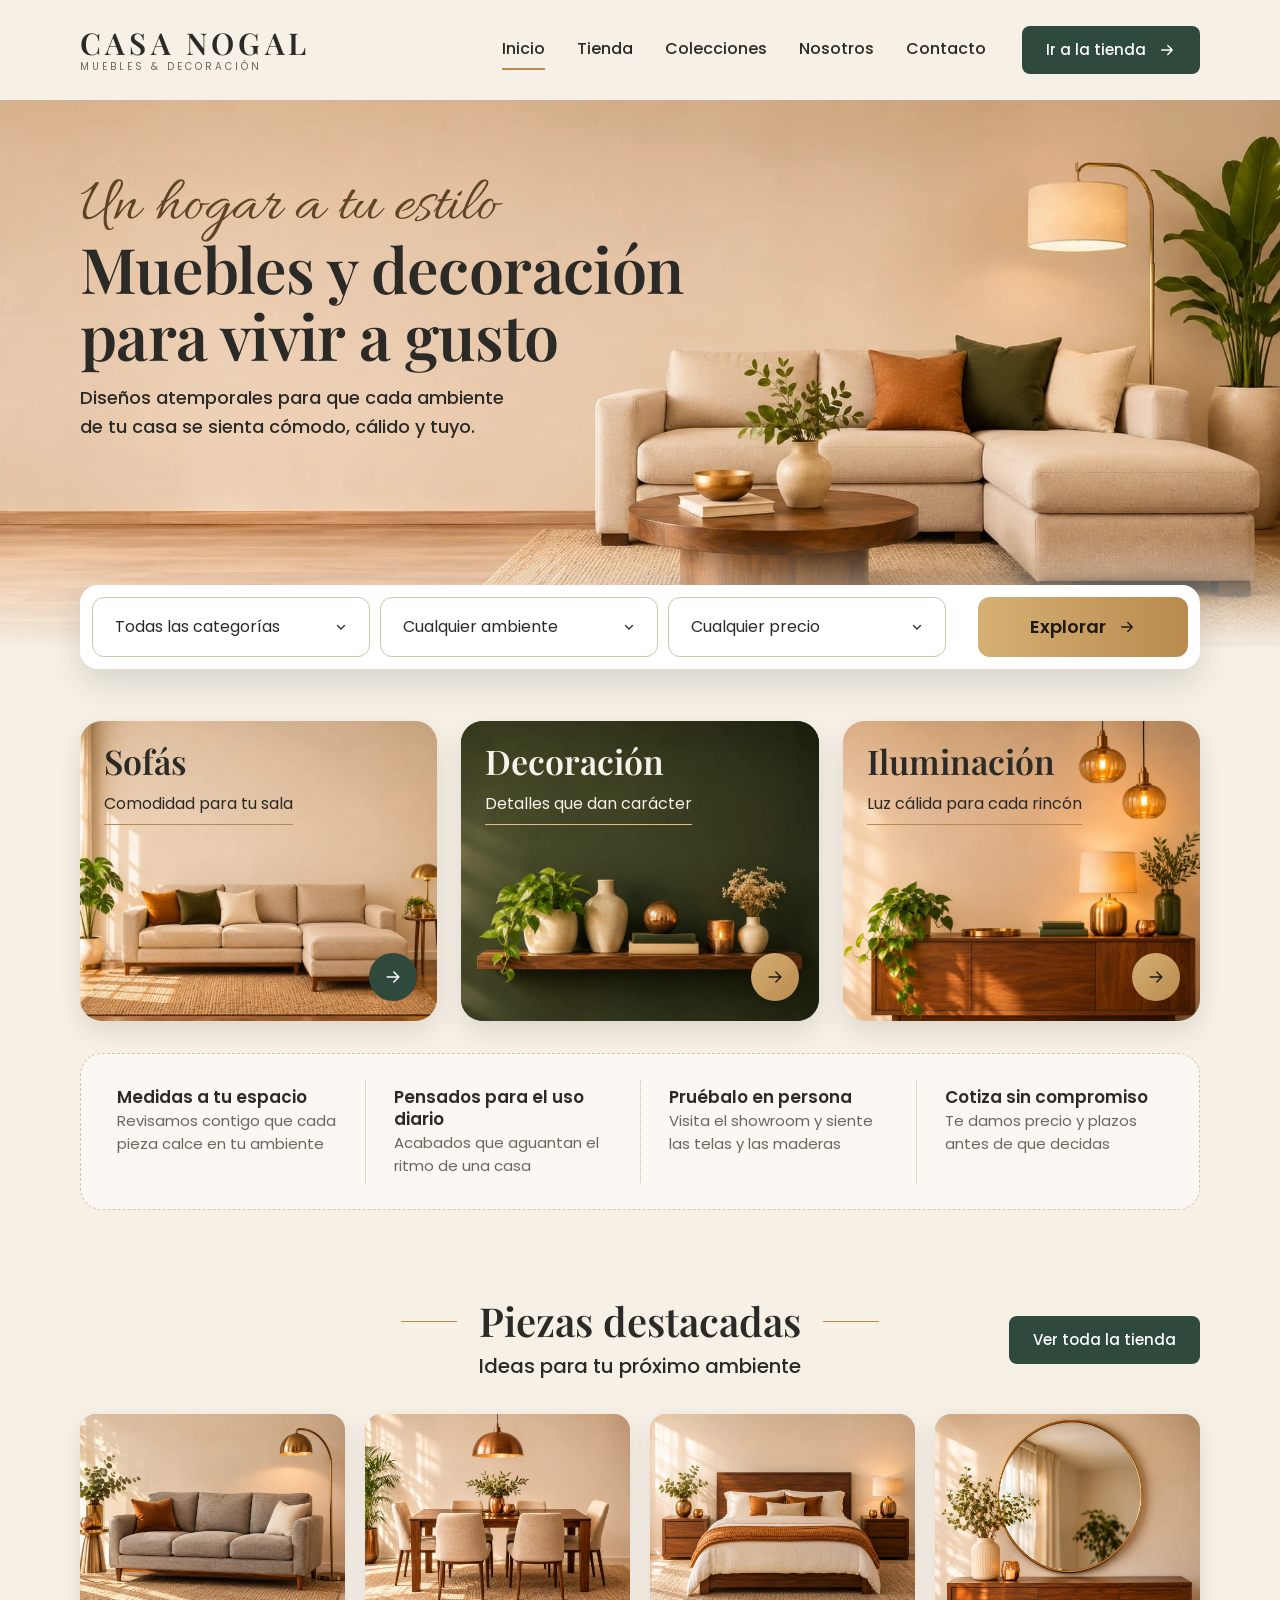
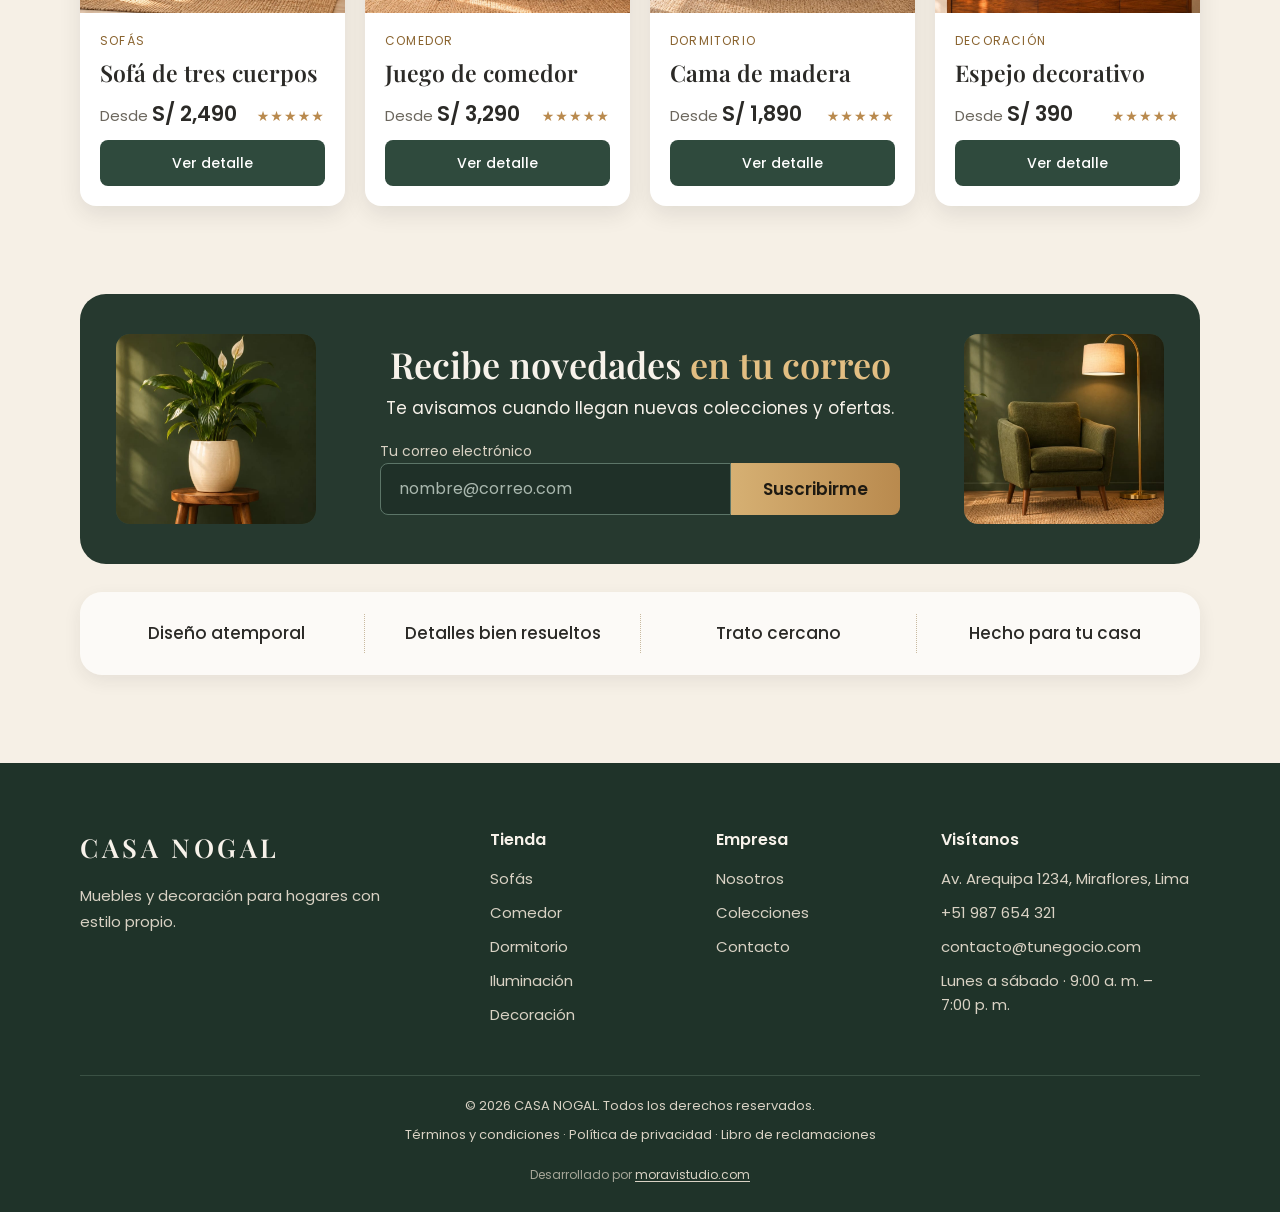
<file: index.html>
<!doctype html>
<html lang="es">
<head>
<meta charset="utf-8">
<meta name="viewport" content="width=device-width, initial-scale=1">
<title>Muebles y decoración para tu hogar | Casa Nogal</title>
<meta name="description" content="Muebles y decoración de diseño atemporal para cada ambiente de tu casa. Conoce la tienda y pide tu cotización.">
<meta property="og:type" content="website">
<meta property="og:locale" content="es_PE">
<meta property="og:title" content="Muebles y decoración para tu hogar | Casa Nogal">
<meta property="og:description" content="Muebles y decoración de diseño atemporal para cada ambiente de tu casa.">
<meta property="og:image" content="https://moravistudio.github.io/Casa-Nogal/img/og-image.jpg">
<link rel="icon" href="img/favicon.svg" type="image/svg+xml">
<link rel="preconnect" href="https://fonts.googleapis.com">
<link rel="preconnect" href="https://fonts.gstatic.com" crossorigin>
<link href="https://fonts.googleapis.com/css2?family=Allura&family=Playfair+Display:wght@500;600;700&family=Poppins:wght@400;500;600&display=swap" rel="stylesheet">
<link rel="stylesheet" href="css/styles.css">
</head>
<body data-page="inicio">
<a class="skip" href="#contenido">Saltar al contenido</a>
<div id="cabecera"><noscript><nav class="wrap" aria-label="Principal"><a href="index.html">Inicio</a> · <a href="tienda.html">Tienda</a> · <a href="colecciones.html">Colecciones</a> · <a href="nosotros.html">Nosotros</a> · <a href="contacto.html">Contacto</a></nav></noscript></div>

<main id="contenido">

  <section class="portada" aria-labelledby="titulo-portada">
    <div class="ph portada__foto" data-label="Foto principal · Sala · 16:9">
      <img src="img/hero-sala.jpg" alt="Sala amplia con sofá seccional en L beige, mesa de centro redonda de nogal, lámpara de pie de latón y una planta grande" width="1914" height="822" fetchpriority="high">
    </div>
    <div class="wrap portada__texto">
      <div class="portada__marco">
        <p class="script">Un hogar a tu estilo</p>
        <h1 id="titulo-portada">Muebles y decoración para vivir a gusto</h1>
        <p class="portada__sub">Diseños atemporales para que cada ambiente de tu casa se sienta cómodo, cálido y tuyo.</p>
      </div>
    </div>
  </section>

  <section class="wrap buscador" aria-label="Buscar en la tienda">
    <form class="buscador__form" id="buscador" action="tienda.html" method="get">
      <label><span class="sr-only">Categoría</span><select name="cat"><option value="">Todas las categorías</option></select></label>
      <label><span class="sr-only">Ambiente</span><select name="ambiente"><option value="">Cualquier ambiente</option></select></label>
      <label><span class="sr-only">Precio</span><select name="precio"><option value="">Cualquier precio</option></select></label>
      <button class="btn btn--dorado" type="submit">Explorar <svg viewBox="0 0 24 24" fill="none" stroke="currentColor" stroke-width="1.8" stroke-linecap="round" stroke-linejoin="round" aria-hidden="true"><path d="M5 12h14M13 6l6 6-6 6"/></svg></button>
    </form>
  </section>

  <section class="wrap" aria-label="Categorías destacadas">
    <div class="tarjetas-cat">
      <a class="tarjeta-cat" href="tienda.html?cat=sofas">
        <div class="ph tarjeta-cat__foto" data-label="Foto · Sofá seccional"><img src="img/cat-sofas.jpg" alt="Sofá seccional en L beige con cojines cobre, verde y crema sobre una alfombra de fibra natural" width="1000" height="800" loading="lazy"></div>
        <div class="tarjeta-cat__texto"><span class="tarjeta-cat__titulo">Sofás</span><span class="tarjeta-cat__sub">Comodidad para tu sala</span></div>
        <span class="flecha-circulo" aria-hidden="true"><svg viewBox="0 0 24 24" fill="none" stroke="currentColor" stroke-width="1.8" stroke-linecap="round" stroke-linejoin="round"><path d="M5 12h14M13 6l6 6-6 6"/></svg></span>
      </a>
      <a class="tarjeta-cat tarjeta-cat--oscura" href="tienda.html?cat=decoracion">
        <div class="ph ph--oscura tarjeta-cat__foto" data-label="Foto · Repisa con objetos"><img src="img/cat-decoracion.jpg" alt="Repisa de madera con una planta, jarrones de cerámica, una esfera de cobre, una vela y flores secas sobre una pared verde oscuro" width="1000" height="800" loading="lazy"></div>
        <div class="tarjeta-cat__texto"><span class="tarjeta-cat__titulo">Decoración</span><span class="tarjeta-cat__sub">Detalles que dan carácter</span></div>
        <span class="flecha-circulo flecha-circulo--dorado" aria-hidden="true"><svg viewBox="0 0 24 24" fill="none" stroke="currentColor" stroke-width="1.8" stroke-linecap="round" stroke-linejoin="round"><path d="M5 12h14M13 6l6 6-6 6"/></svg></span>
      </a>
      <a class="tarjeta-cat" href="tienda.html?cat=iluminacion">
        <div class="ph ph--2 tarjeta-cat__foto" data-label="Foto · Lámparas"><img src="img/cat-iluminacion.jpg" alt="Aparador de madera con lámpara de mesa encendida, lámparas colgantes de vidrio ámbar, una planta y un jarrón" width="1000" height="800" loading="lazy"></div>
        <div class="tarjeta-cat__texto"><span class="tarjeta-cat__titulo">Iluminación</span><span class="tarjeta-cat__sub">Luz cálida para cada rincón</span></div>
        <span class="flecha-circulo flecha-circulo--dorado" aria-hidden="true"><svg viewBox="0 0 24 24" fill="none" stroke="currentColor" stroke-width="1.8" stroke-linecap="round" stroke-linejoin="round"><path d="M5 12h14M13 6l6 6-6 6"/></svg></span>
      </a>
    </div>
  </section>

  <section class="wrap" aria-label="Por qué elegirnos">
    <div class="franja">
      <div class="franja__item"><span class="franja__t">Medidas a tu espacio</span><span class="franja__s">Revisamos contigo que cada pieza calce en tu ambiente</span></div>
      <div class="franja__item"><span class="franja__t">Pensados para el uso diario</span><span class="franja__s">Acabados que aguantan el ritmo de una casa</span></div>
      <div class="franja__item"><span class="franja__t">Pruébalo en persona</span><span class="franja__s">Visita el showroom y siente las telas y las maderas</span></div>
      <div class="franja__item"><span class="franja__t">Cotiza sin compromiso</span><span class="franja__s">Te damos precio y plazos antes de que decidas</span></div>
    </div>
  </section>

  <section class="wrap seccion" aria-labelledby="titulo-destacados">
    <div class="destacados__cabecera">
      <div class="titulo-seccion">
        <div class="titulo-seccion__fila"><h2 id="titulo-destacados">Piezas destacadas</h2></div>
        <p>Ideas para tu próximo ambiente</p>
      </div>
      <a class="btn btn--verde" href="tienda.html">Ver toda la tienda</a>
    </div>
    <div class="grilla-productos" id="destacados"></div>
  </section>

  <section class="wrap seccion" aria-labelledby="titulo-suscripcion">
    <div class="suscripcion">
      <div class="ph ph--oscura suscripcion__foto" data-label="Foto · Planta"><img src="img/suscripcion-planta.jpg" alt="Planta de interior en una maceta de cerámica crema sobre un taburete de madera, con pared verde oscuro" width="700" height="700" loading="lazy"></div>
      <div>
        <h2 id="titulo-suscripcion">Recibe novedades <em>en tu correo</em></h2>
        <p>Te avisamos cuando llegan nuevas colecciones y ofertas.</p>
        <form class="suscripcion__form" id="suscripcion-form" novalidate>
          <label class="suscripcion__campo" for="susc-correo">Tu correo electrónico</label>
          <input id="susc-correo" type="email" name="correo" placeholder="nombre@correo.com" autocomplete="email" aria-describedby="susc-error">
          <button class="btn btn--dorado" type="submit">Suscribirme</button>
          <span class="campo__error" id="susc-error" data-error-de="correo" style="grid-column: 1 / -1"></span>
          <p class="estado suscripcion__estado" role="status"></p>
        </form>
      </div>
      <div class="ph ph--oscura suscripcion__foto" data-label="Foto · Sillón"><img src="img/suscripcion-sillon.jpg" alt="Sillón verde oliva junto a una lámpara de pie de latón, con pared verde oscuro" width="700" height="700" loading="lazy"></div>
    </div>
  </section>

  <section class="wrap" aria-label="Lo que nos distingue">
    <div class="franja franja--lisa">
      <div class="franja__item">Diseño atemporal</div>
      <div class="franja__item">Detalles bien resueltos</div>
      <div class="franja__item">Trato cercano</div>
      <div class="franja__item">Hecho para tu casa</div>
    </div>
  </section>

</main>

<div id="pie"></div>
<script src="js/productos.js"></script>
<script src="js/main.js"></script>
</body>
</html>
</file>
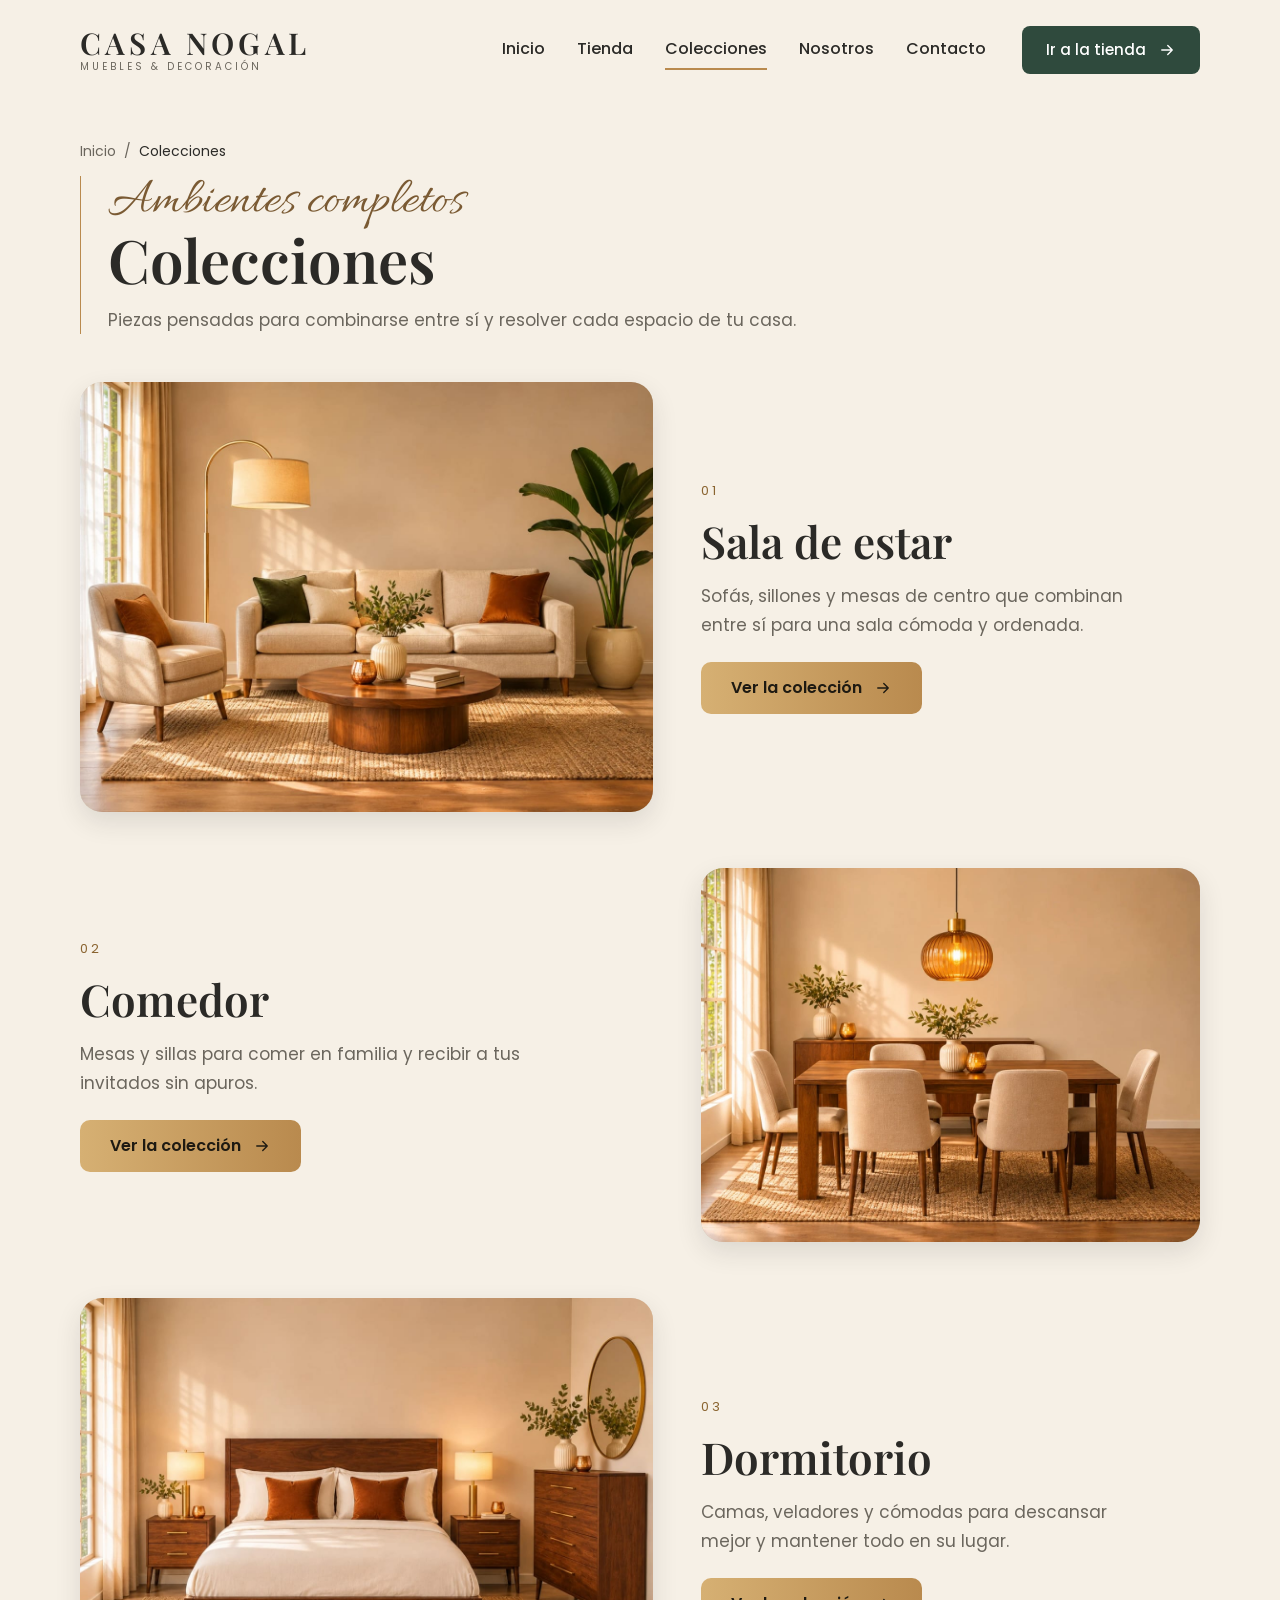
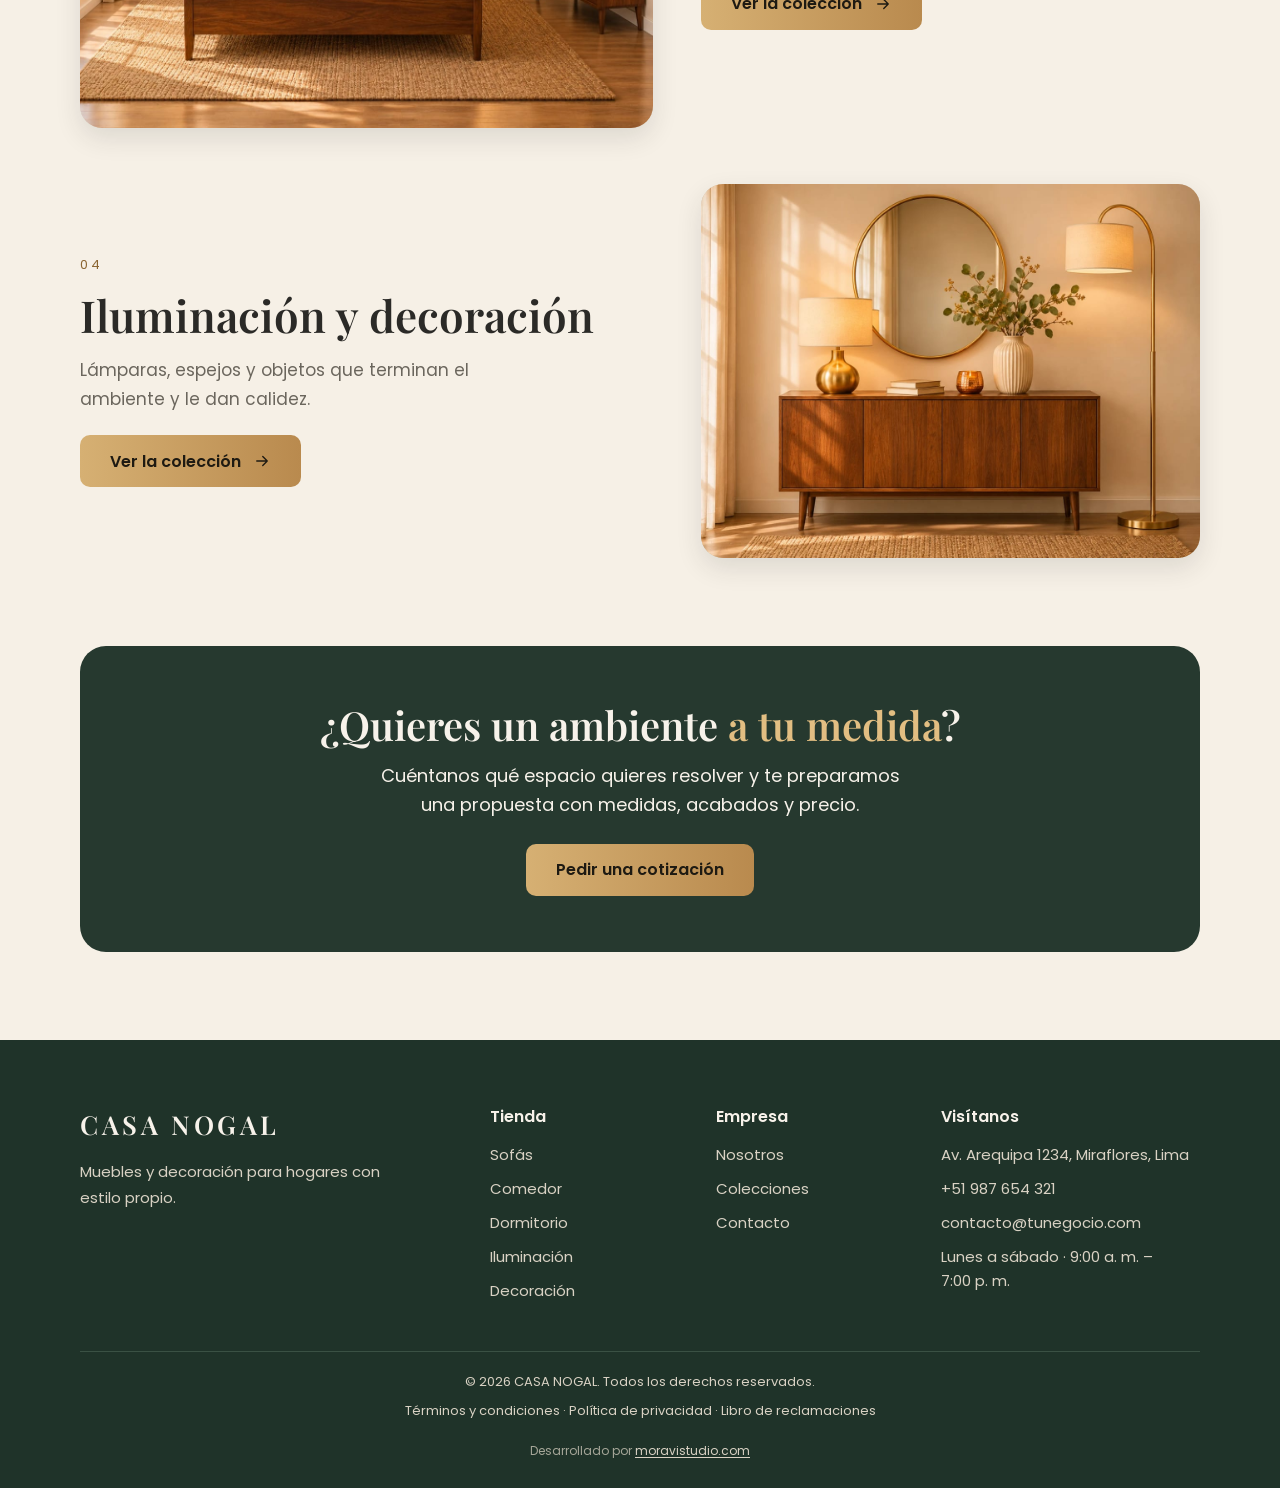
<file: colecciones.html>
<!doctype html>
<html lang="es">
<head>
<meta charset="utf-8">
<meta name="viewport" content="width=device-width, initial-scale=1">
<title>Colecciones: sala, comedor y dormitorio | Casa Nogal</title>
<meta name="description" content="Ambientes completos para sala, comedor, dormitorio, iluminación y decoración. Piezas pensadas para combinarse entre sí.">
<meta property="og:type" content="website">
<meta property="og:locale" content="es_PE">
<meta property="og:title" content="Colecciones: sala, comedor y dormitorio | Casa Nogal">
<meta property="og:description" content="Ambientes completos para sala, comedor, dormitorio, iluminación y decoración.">
<meta property="og:image" content="https://moravistudio.github.io/Casa-Nogal/img/og-image.jpg">
<link rel="icon" href="img/favicon.svg" type="image/svg+xml">
<link rel="preconnect" href="https://fonts.googleapis.com">
<link rel="preconnect" href="https://fonts.gstatic.com" crossorigin>
<link href="https://fonts.googleapis.com/css2?family=Allura&family=Playfair+Display:wght@500;600;700&family=Poppins:wght@400;500;600&display=swap" rel="stylesheet">
<link rel="stylesheet" href="css/styles.css">
</head>
<body data-page="colecciones">
<a class="skip" href="#contenido">Saltar al contenido</a>
<div id="cabecera"><noscript><nav class="wrap" aria-label="Principal"><a href="index.html">Inicio</a> · <a href="tienda.html">Tienda</a> · <a href="colecciones.html">Colecciones</a> · <a href="nosotros.html">Nosotros</a> · <a href="contacto.html">Contacto</a></nav></noscript></div>

<main id="contenido">

  <section class="wrap cabecera-pagina" aria-labelledby="titulo-pagina">
    <p class="migas"><a href="index.html">Inicio</a> &nbsp;/&nbsp; <span aria-current="page">Colecciones</span></p>
    <div class="cabecera-pagina__marco">
      <p class="script">Ambientes completos</p>
      <h1 id="titulo-pagina">Colecciones</h1>
      <p class="cabecera-pagina__texto">Piezas pensadas para combinarse entre sí y resolver cada espacio de tu casa.</p>
    </div>
  </section>

  <section class="wrap colecciones" aria-label="Colecciones">
    <article class="coleccion">
      <div class="ph coleccion__foto" data-label="Foto · Sala · 4:3"><img src="img/col-sala.jpg" alt="Sala con sofá, sillón, mesa de centro redonda, lámpara de pie y planta grande" width="1200" height="900" loading="lazy"></div>
      <div class="coleccion__cuerpo">
        <span class="kicker">01</span>
        <h2>Sala de estar</h2>
        <p>Sofás, sillones y mesas de centro que combinan entre sí para una sala cómoda y ordenada.</p>
        <a class="btn btn--dorado btn--grande" href="tienda.html?ambiente=sala">Ver la colección <svg viewBox="0 0 24 24" fill="none" stroke="currentColor" stroke-width="1.8" stroke-linecap="round" stroke-linejoin="round" aria-hidden="true"><path d="M5 12h14M13 6l6 6-6 6"/></svg></a>
      </div>
    </article>
    <article class="coleccion">
      <div class="ph ph--2 coleccion__foto" data-label="Foto · Comedor · 4:3"><img src="img/col-comedor.jpg" alt="Comedor con mesa de nogal, seis sillas tapizadas, aparador y lámpara colgante de vidrio ámbar" width="1200" height="900" loading="lazy"></div>
      <div class="coleccion__cuerpo">
        <span class="kicker">02</span>
        <h2>Comedor</h2>
        <p>Mesas y sillas para comer en familia y recibir a tus invitados sin apuros.</p>
        <a class="btn btn--dorado btn--grande" href="tienda.html?ambiente=comedor">Ver la colección <svg viewBox="0 0 24 24" fill="none" stroke="currentColor" stroke-width="1.8" stroke-linecap="round" stroke-linejoin="round" aria-hidden="true"><path d="M5 12h14M13 6l6 6-6 6"/></svg></a>
      </div>
    </article>
    <article class="coleccion">
      <div class="ph coleccion__foto" data-label="Foto · Dormitorio · 4:3"><img src="img/col-dormitorio.jpg" alt="Dormitorio con cama de nogal, dos veladores con lámpara, cómoda y espejo redondo" width="1200" height="900" loading="lazy"></div>
      <div class="coleccion__cuerpo">
        <span class="kicker">03</span>
        <h2>Dormitorio</h2>
        <p>Camas, veladores y cómodas para descansar mejor y mantener todo en su lugar.</p>
        <a class="btn btn--dorado btn--grande" href="tienda.html?ambiente=dormitorio">Ver la colección <svg viewBox="0 0 24 24" fill="none" stroke="currentColor" stroke-width="1.8" stroke-linecap="round" stroke-linejoin="round" aria-hidden="true"><path d="M5 12h14M13 6l6 6-6 6"/></svg></a>
      </div>
    </article>
    <article class="coleccion">
      <div class="ph ph--2 coleccion__foto" data-label="Foto · Decoración · 4:3"><img src="img/col-decoracion.jpg" alt="Aparador de nogal con lámpara de mesa, espejo redondo, jarrón y lámpara de pie de latón" width="1200" height="900" loading="lazy"></div>
      <div class="coleccion__cuerpo">
        <span class="kicker">04</span>
        <h2>Iluminación y decoración</h2>
        <p>Lámparas, espejos y objetos que terminan el ambiente y le dan calidez.</p>
        <a class="btn btn--dorado btn--grande" href="tienda.html?cat=iluminacion">Ver la colección <svg viewBox="0 0 24 24" fill="none" stroke="currentColor" stroke-width="1.8" stroke-linecap="round" stroke-linejoin="round" aria-hidden="true"><path d="M5 12h14M13 6l6 6-6 6"/></svg></a>
      </div>
    </article>
  </section>

  <section class="wrap seccion" aria-labelledby="titulo-medida">
    <div class="bloque-oscuro">
      <h2 id="titulo-medida">¿Quieres un ambiente <em>a tu medida</em>?</h2>
      <p>Cuéntanos qué espacio quieres resolver y te preparamos una propuesta con medidas, acabados y precio.</p>
      <a class="btn btn--dorado btn--grande" href="contacto.html?asunto=medida">Pedir una cotización</a>
    </div>
  </section>

</main>

<div id="pie"></div>
<script src="js/productos.js"></script>
<script src="js/main.js"></script>
</body>
</html>
</file>
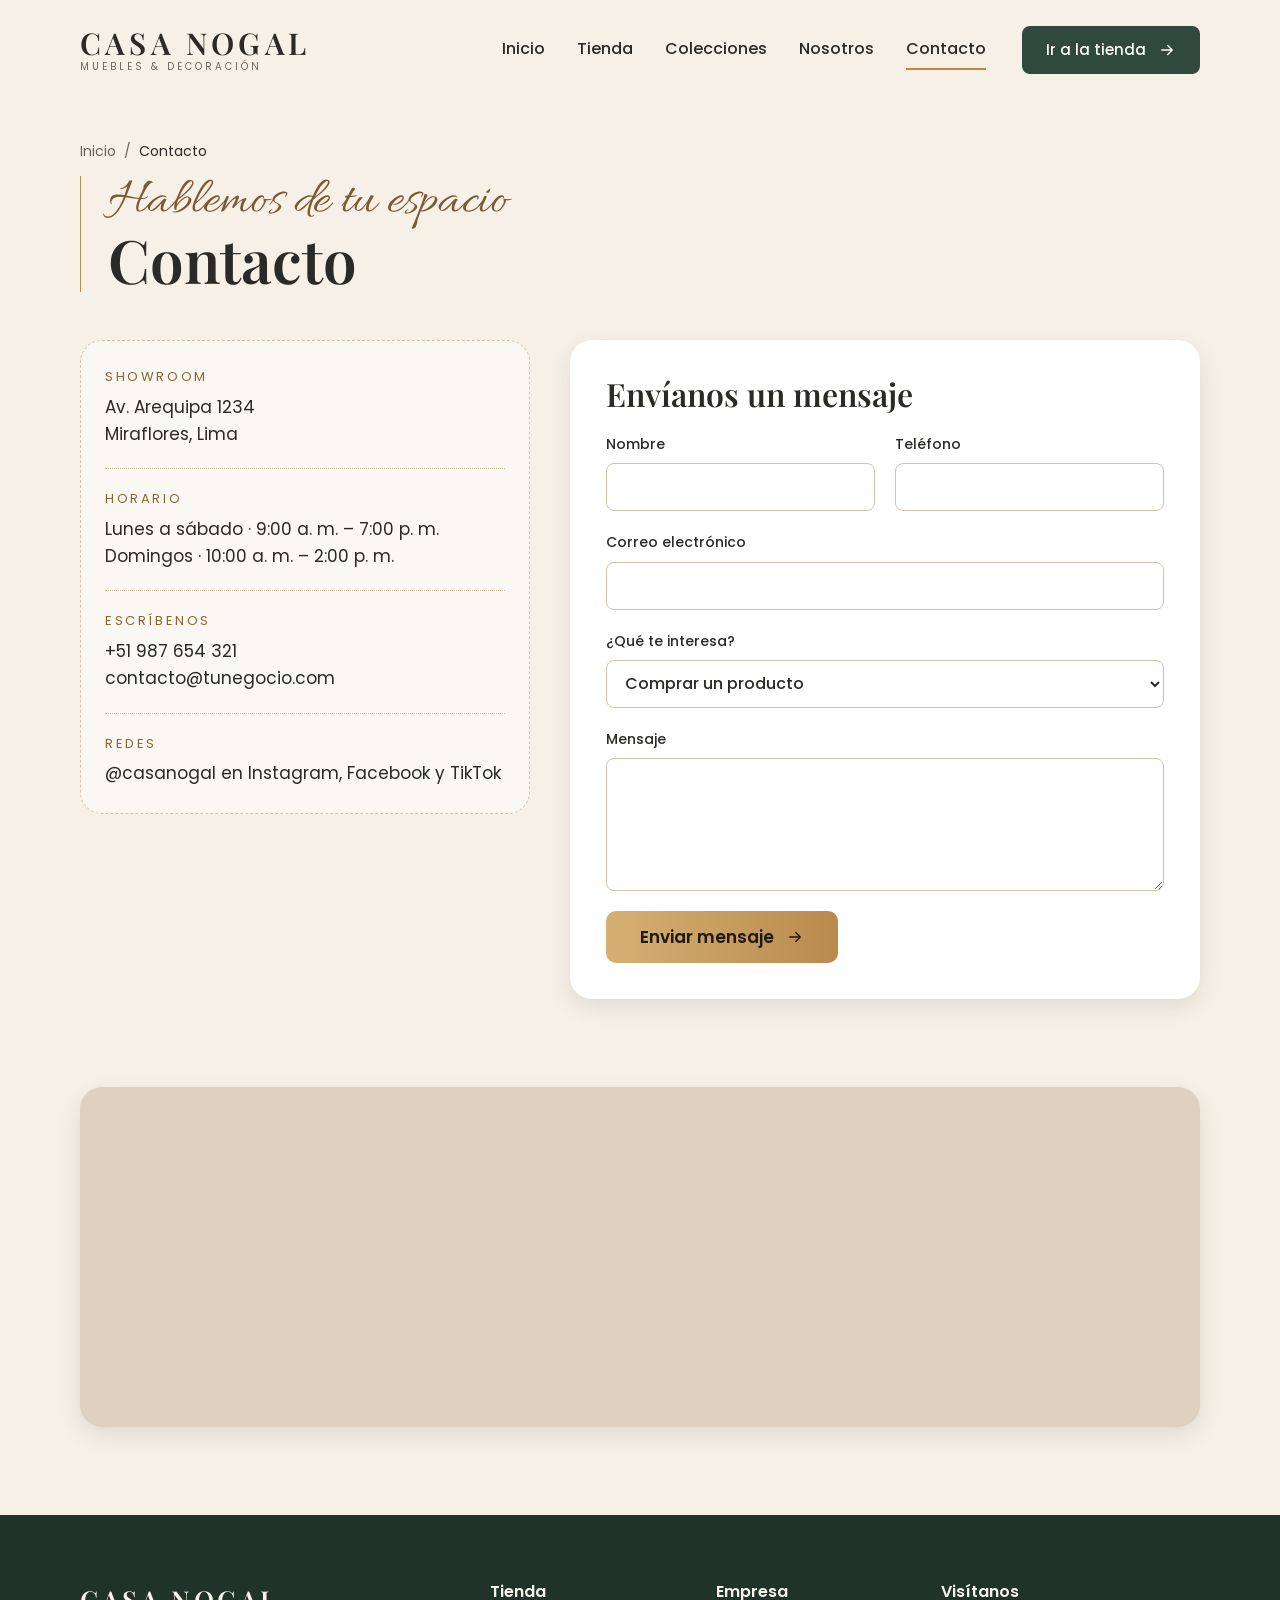
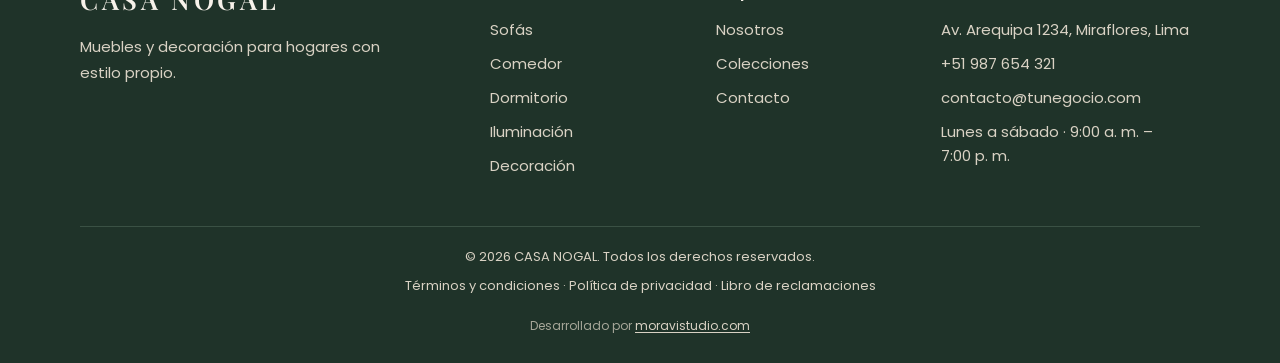
<file: contacto.html>
<!doctype html>
<html lang="es">
<head>
<meta charset="utf-8">
<meta name="viewport" content="width=device-width, initial-scale=1">
<title>Contacto y cotizaciones | Casa Nogal</title>
<meta name="description" content="Escríbenos para consultar un producto, pedir una cotización o decorar un ambiente completo. Dirección, horario y formulario de contacto.">
<meta property="og:type" content="website">
<meta property="og:locale" content="es_PE">
<meta property="og:title" content="Contacto y cotizaciones | Casa Nogal">
<meta property="og:description" content="Escríbenos para consultar un producto, pedir una cotización o decorar un ambiente completo.">
<meta property="og:image" content="https://moravistudio.github.io/Casa-Nogal/img/og-image.jpg">
<link rel="icon" href="img/favicon.svg" type="image/svg+xml">
<link rel="preconnect" href="https://fonts.googleapis.com">
<link rel="preconnect" href="https://fonts.gstatic.com" crossorigin>
<link href="https://fonts.googleapis.com/css2?family=Allura&family=Playfair+Display:wght@500;600;700&family=Poppins:wght@400;500;600&display=swap" rel="stylesheet">
<link rel="stylesheet" href="css/styles.css">
</head>
<body data-page="contacto">
<a class="skip" href="#contenido">Saltar al contenido</a>
<div id="cabecera"><noscript><nav class="wrap" aria-label="Principal"><a href="index.html">Inicio</a> · <a href="tienda.html">Tienda</a> · <a href="colecciones.html">Colecciones</a> · <a href="nosotros.html">Nosotros</a> · <a href="contacto.html">Contacto</a></nav></noscript></div>

<main id="contenido">

  <section class="wrap cabecera-pagina" aria-labelledby="titulo-pagina">
    <p class="migas"><a href="index.html">Inicio</a> &nbsp;/&nbsp; <span aria-current="page">Contacto</span></p>
    <div class="cabecera-pagina__marco">
      <p class="script">Hablemos de tu espacio</p>
      <h1 id="titulo-pagina">Contacto</h1>
    </div>
  </section>

  <div class="wrap contacto">
    <div class="datos">
      <div class="datos__bloque"><span class="datos__t">Showroom</span><span class="datos__v"><span data-cfg="direccion">Av. Arequipa 1234</span><br><span data-cfg="distrito">Miraflores, Lima</span></span></div>
      <div class="datos__bloque"><span class="datos__t">Horario</span><span class="datos__v"><span data-cfg="horarioSemana">Lunes a sábado · 9:00 a. m. – 7:00 p. m.</span><br><span data-cfg="horarioDomingo">Domingos · 10:00 a. m. – 2:00 p. m.</span></span></div>
      <div class="datos__bloque"><span class="datos__t">Escríbenos</span><span class="datos__v"><span data-cfg="telefono">+51 987 654 321</span><br><span data-cfg="correo">contacto@tunegocio.com</span></span></div>
      <div class="datos__bloque"><span class="datos__t">Redes</span><span class="datos__v" data-cfg="redes">@casanogal en Instagram, Facebook y TikTok</span></div>
    </div>

    <form class="formulario" id="form-contacto" novalidate>
      <h2>Envíanos un mensaje</h2>
      <div class="formulario__dos">
        <div class="campo">
          <label for="c-nombre">Nombre</label>
          <input id="c-nombre" type="text" name="nombre" autocomplete="name" aria-describedby="e-nombre">
          <span class="campo__error" id="e-nombre" data-error-de="nombre"></span>
        </div>
        <div class="campo">
          <label for="c-telefono">Teléfono</label>
          <input id="c-telefono" type="tel" name="telefono" autocomplete="tel" aria-describedby="e-telefono">
          <span class="campo__error" id="e-telefono" data-error-de="telefono"></span>
        </div>
      </div>
      <div class="campo">
        <label for="c-correo">Correo electrónico</label>
        <input id="c-correo" type="email" name="correo" autocomplete="email" aria-describedby="e-correo">
        <span class="campo__error" id="e-correo" data-error-de="correo"></span>
      </div>
      <div class="campo">
        <label for="c-interes">¿Qué te interesa?</label>
        <select id="c-interes" name="interes">
          <option value="compra">Comprar un producto</option>
          <option value="medida">Cotizar un mueble a medida</option>
          <option value="ambiente">Decorar un ambiente completo</option>
          <option value="otro">Otro</option>
        </select>
      </div>
      <div class="campo">
        <label for="c-mensaje">Mensaje</label>
        <textarea id="c-mensaje" name="mensaje" rows="4" aria-describedby="e-mensaje"></textarea>
        <span class="campo__error" id="e-mensaje" data-error-de="mensaje"></span>
      </div>
      <button type="submit" class="btn btn--dorado">Enviar mensaje <svg viewBox="0 0 24 24" fill="none" stroke="currentColor" stroke-width="1.8" stroke-linecap="round" stroke-linejoin="round" aria-hidden="true"><path d="M5 12h14M13 6l6 6-6 6"/></svg></button>
      <p class="estado" role="status"></p>
    </form>
  </div>

  <section class="wrap seccion" aria-label="Ubicación">
    <!-- Para cambiar la dirección del mapa: edita el texto después de q= en el src (usa + en lugar de espacios). -->
    <div class="mapa">
      <iframe title="Mapa de Google Maps con la ubicación del showroom" src="https://www.google.com/maps?q=Av.+Arequipa+1234,+Miraflores,+Lima&amp;output=embed" loading="lazy" referrerpolicy="no-referrer-when-downgrade" allowfullscreen></iframe>
    </div>
  </section>

</main>

<div id="pie"></div>
<script src="js/productos.js"></script>
<script src="js/main.js"></script>
</body>
</html>
</file>
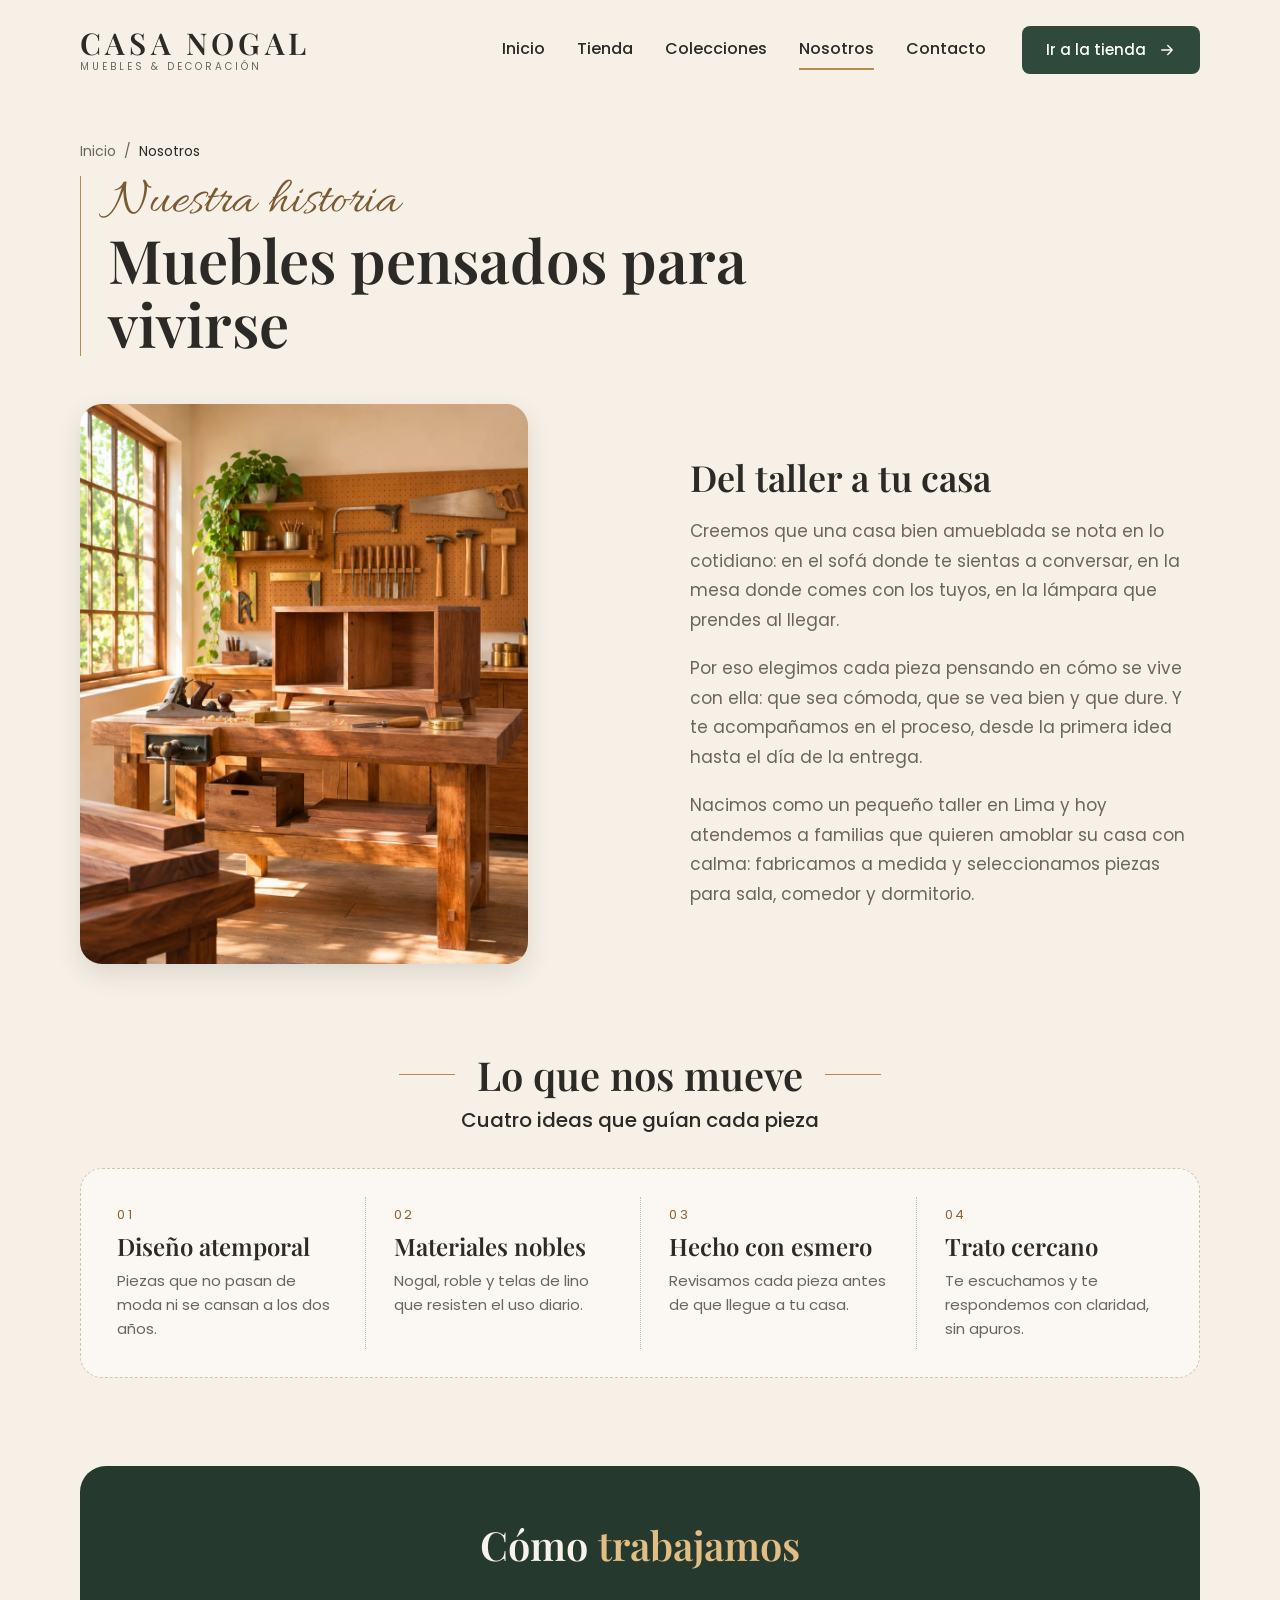
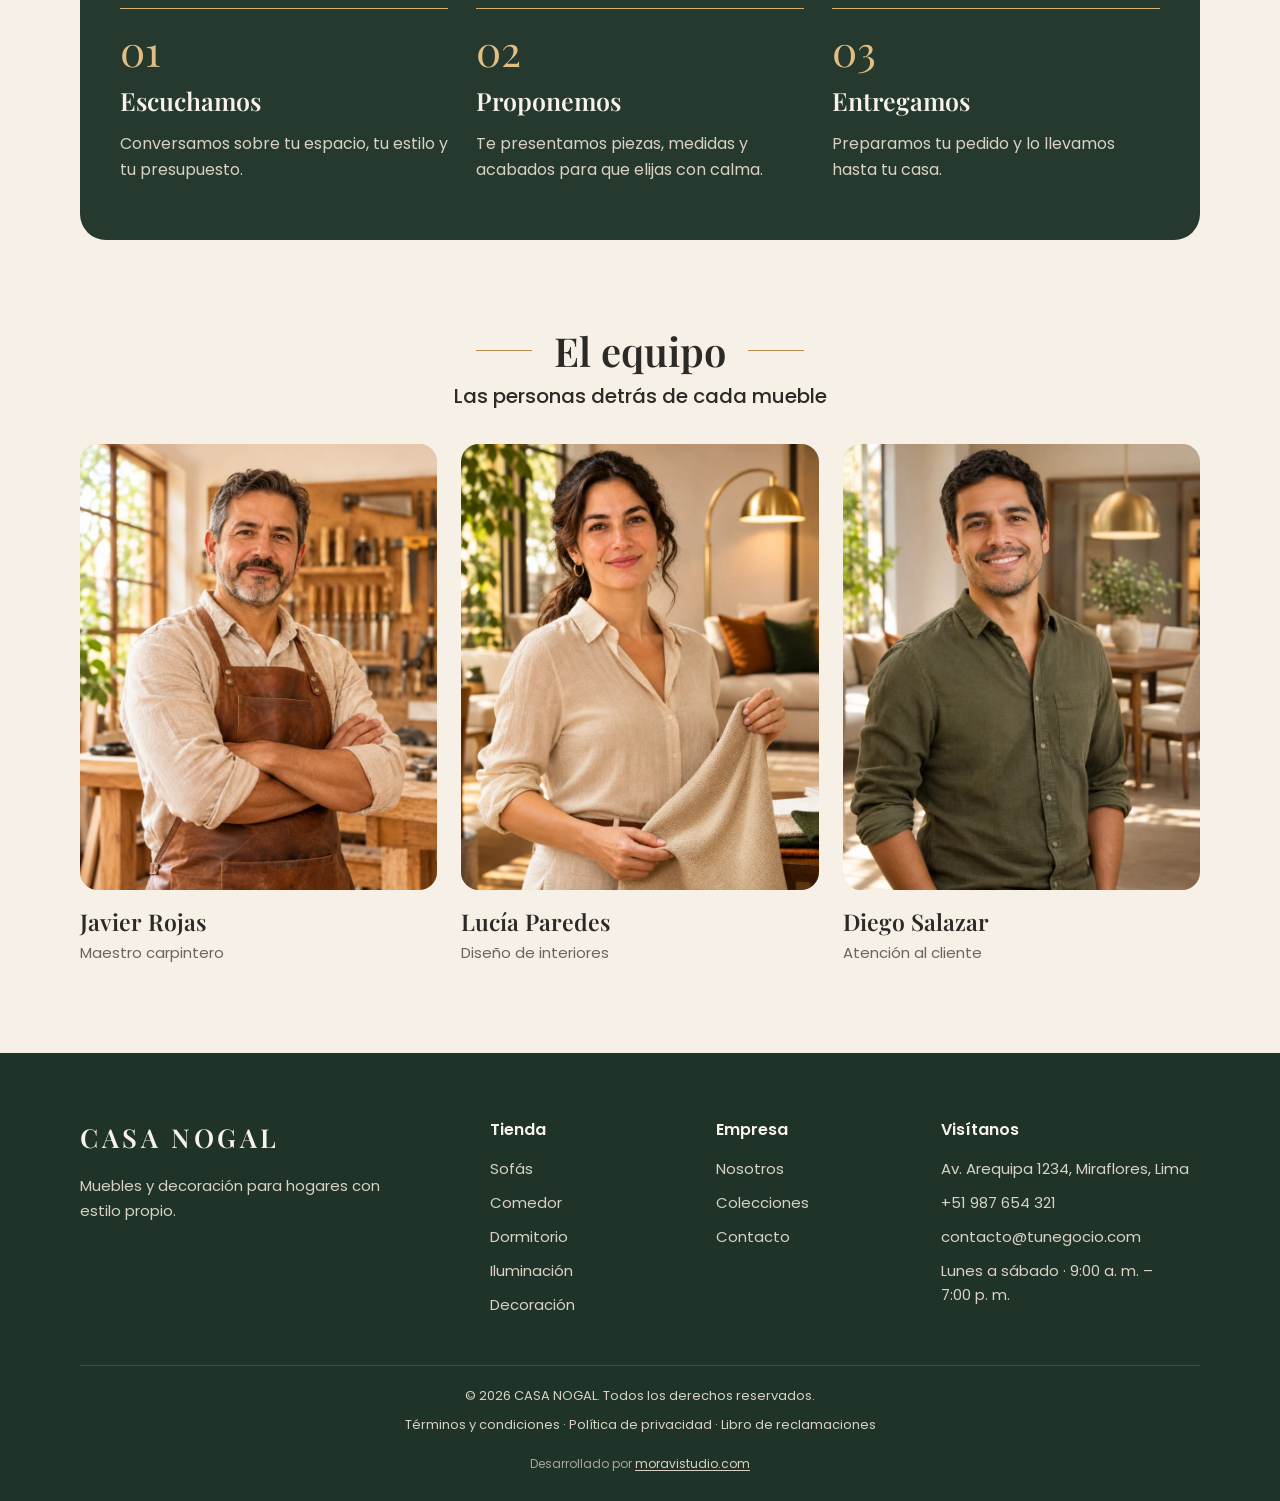
<file: nosotros.html>
<!doctype html>
<html lang="es">
<head>
<meta charset="utf-8">
<meta name="viewport" content="width=device-width, initial-scale=1">
<title>Nosotros: muebles pensados para vivirse | Casa Nogal</title>
<meta name="description" content="Conoce quiénes somos, cómo trabajamos y las ideas que guían cada mueble: diseño atemporal, materiales bien elegidos y trato cercano.">
<meta property="og:type" content="website">
<meta property="og:locale" content="es_PE">
<meta property="og:title" content="Nosotros: muebles pensados para vivirse | Casa Nogal">
<meta property="og:description" content="Conoce quiénes somos, cómo trabajamos y las ideas que guían cada mueble.">
<meta property="og:image" content="https://moravistudio.github.io/Casa-Nogal/img/og-image.jpg">
<link rel="icon" href="img/favicon.svg" type="image/svg+xml">
<link rel="preconnect" href="https://fonts.googleapis.com">
<link rel="preconnect" href="https://fonts.gstatic.com" crossorigin>
<link href="https://fonts.googleapis.com/css2?family=Allura&family=Playfair+Display:wght@500;600;700&family=Poppins:wght@400;500;600&display=swap" rel="stylesheet">
<link rel="stylesheet" href="css/styles.css">
</head>
<body data-page="nosotros">
<a class="skip" href="#contenido">Saltar al contenido</a>
<div id="cabecera"><noscript><nav class="wrap" aria-label="Principal"><a href="index.html">Inicio</a> · <a href="tienda.html">Tienda</a> · <a href="colecciones.html">Colecciones</a> · <a href="nosotros.html">Nosotros</a> · <a href="contacto.html">Contacto</a></nav></noscript></div>

<main id="contenido">

  <section class="wrap cabecera-pagina" aria-labelledby="titulo-pagina">
    <p class="migas"><a href="index.html">Inicio</a> &nbsp;/&nbsp; <span aria-current="page">Nosotros</span></p>
    <div class="cabecera-pagina__marco">
      <p class="script">Nuestra historia</p>
      <h1 id="titulo-pagina">Muebles pensados para vivirse</h1>
    </div>
  </section>

  <section class="wrap nosotros-intro" aria-labelledby="titulo-intro">
    <div class="ph nosotros-intro__foto" data-label="Foto · Taller o equipo · 4:5"><img src="img/nosotros-taller.jpg" alt="Taller de carpintería con banco de trabajo, herramientas y un mueble de nogal a medio terminar" width="1000" height="1250" loading="lazy"></div>
    <div class="nosotros-intro__texto">
      <h2 id="titulo-intro">Del taller a tu casa</h2>
      <p>Creemos que una casa bien amueblada se nota en lo cotidiano: en el sofá donde te sientas a conversar, en la mesa donde comes con los tuyos, en la lámpara que prendes al llegar.</p>
      <p>Por eso elegimos cada pieza pensando en cómo se vive con ella: que sea cómoda, que se vea bien y que dure. Y te acompañamos en el proceso, desde la primera idea hasta el día de la entrega.</p>
      <p>Nacimos como un pequeño taller en Lima y hoy atendemos a familias que quieren amoblar su casa con calma: fabricamos a medida y seleccionamos piezas para sala, comedor y dormitorio.</p>
    </div>
  </section>

  <section class="wrap seccion" aria-labelledby="titulo-valores">
    <div class="titulo-seccion">
      <div class="titulo-seccion__fila"><h2 id="titulo-valores">Lo que nos mueve</h2></div>
      <p>Cuatro ideas que guían cada pieza</p>
    </div>
    <div class="valores">
      <div class="valor"><span class="kicker">01</span><span class="valor__t">Diseño atemporal</span><span class="valor__s">Piezas que no pasan de moda ni se cansan a los dos años.</span></div>
      <div class="valor"><span class="kicker">02</span><span class="valor__t">Materiales nobles</span><span class="valor__s">Nogal, roble y telas de lino que resisten el uso diario.</span></div>
      <div class="valor"><span class="kicker">03</span><span class="valor__t">Hecho con esmero</span><span class="valor__s">Revisamos cada pieza antes de que llegue a tu casa.</span></div>
      <div class="valor"><span class="kicker">04</span><span class="valor__t">Trato cercano</span><span class="valor__s">Te escuchamos y te respondemos con claridad, sin apuros.</span></div>
    </div>
  </section>

  <section class="wrap seccion" aria-labelledby="titulo-pasos">
    <div class="pasos">
      <h2 id="titulo-pasos">Cómo <em>trabajamos</em></h2>
      <div class="pasos__lista">
        <div class="paso"><span class="paso__n">01</span><span class="paso__t">Escuchamos</span><span class="paso__d">Conversamos sobre tu espacio, tu estilo y tu presupuesto.</span></div>
        <div class="paso"><span class="paso__n">02</span><span class="paso__t">Proponemos</span><span class="paso__d">Te presentamos piezas, medidas y acabados para que elijas con calma.</span></div>
        <div class="paso"><span class="paso__n">03</span><span class="paso__t">Entregamos</span><span class="paso__d">Preparamos tu pedido y lo llevamos hasta tu casa.</span></div>
      </div>
    </div>
  </section>

  <section class="wrap seccion" aria-labelledby="titulo-equipo">
    <div class="titulo-seccion">
      <div class="titulo-seccion__fila"><h2 id="titulo-equipo">El equipo</h2></div>
      <p>Las personas detrás de cada mueble</p>
    </div>
    <div class="equipo">
      <div class="miembro">
        <div class="ph miembro__foto" data-label="Foto · Retrato"><img src="img/equipo-1.jpg" alt="Maestro carpintero con mandil de cuero, en su taller" width="800" height="1000" loading="lazy"></div>
        <div><p class="miembro__nombre">Javier Rojas</p><p class="miembro__cargo">Maestro carpintero</p></div>
      </div>
      <div class="miembro">
        <div class="ph ph--2 miembro__foto" data-label="Foto · Retrato"><img src="img/equipo-2.jpg" alt="Diseñadora de interiores sosteniendo una muestra de tela en el showroom" width="800" height="1000" loading="lazy"></div>
        <div><p class="miembro__nombre">Lucía Paredes</p><p class="miembro__cargo">Diseño de interiores</p></div>
      </div>
      <div class="miembro">
        <div class="ph miembro__foto" data-label="Foto · Retrato"><img src="img/equipo-3.jpg" alt="Asesor de atención al cliente sonriendo en el showroom" width="800" height="1000" loading="lazy"></div>
        <div><p class="miembro__nombre">Diego Salazar</p><p class="miembro__cargo">Atención al cliente</p></div>
      </div>
    </div>
  </section>

</main>

<div id="pie"></div>
<script src="js/productos.js"></script>
<script src="js/main.js"></script>
</body>
</html>
</file>
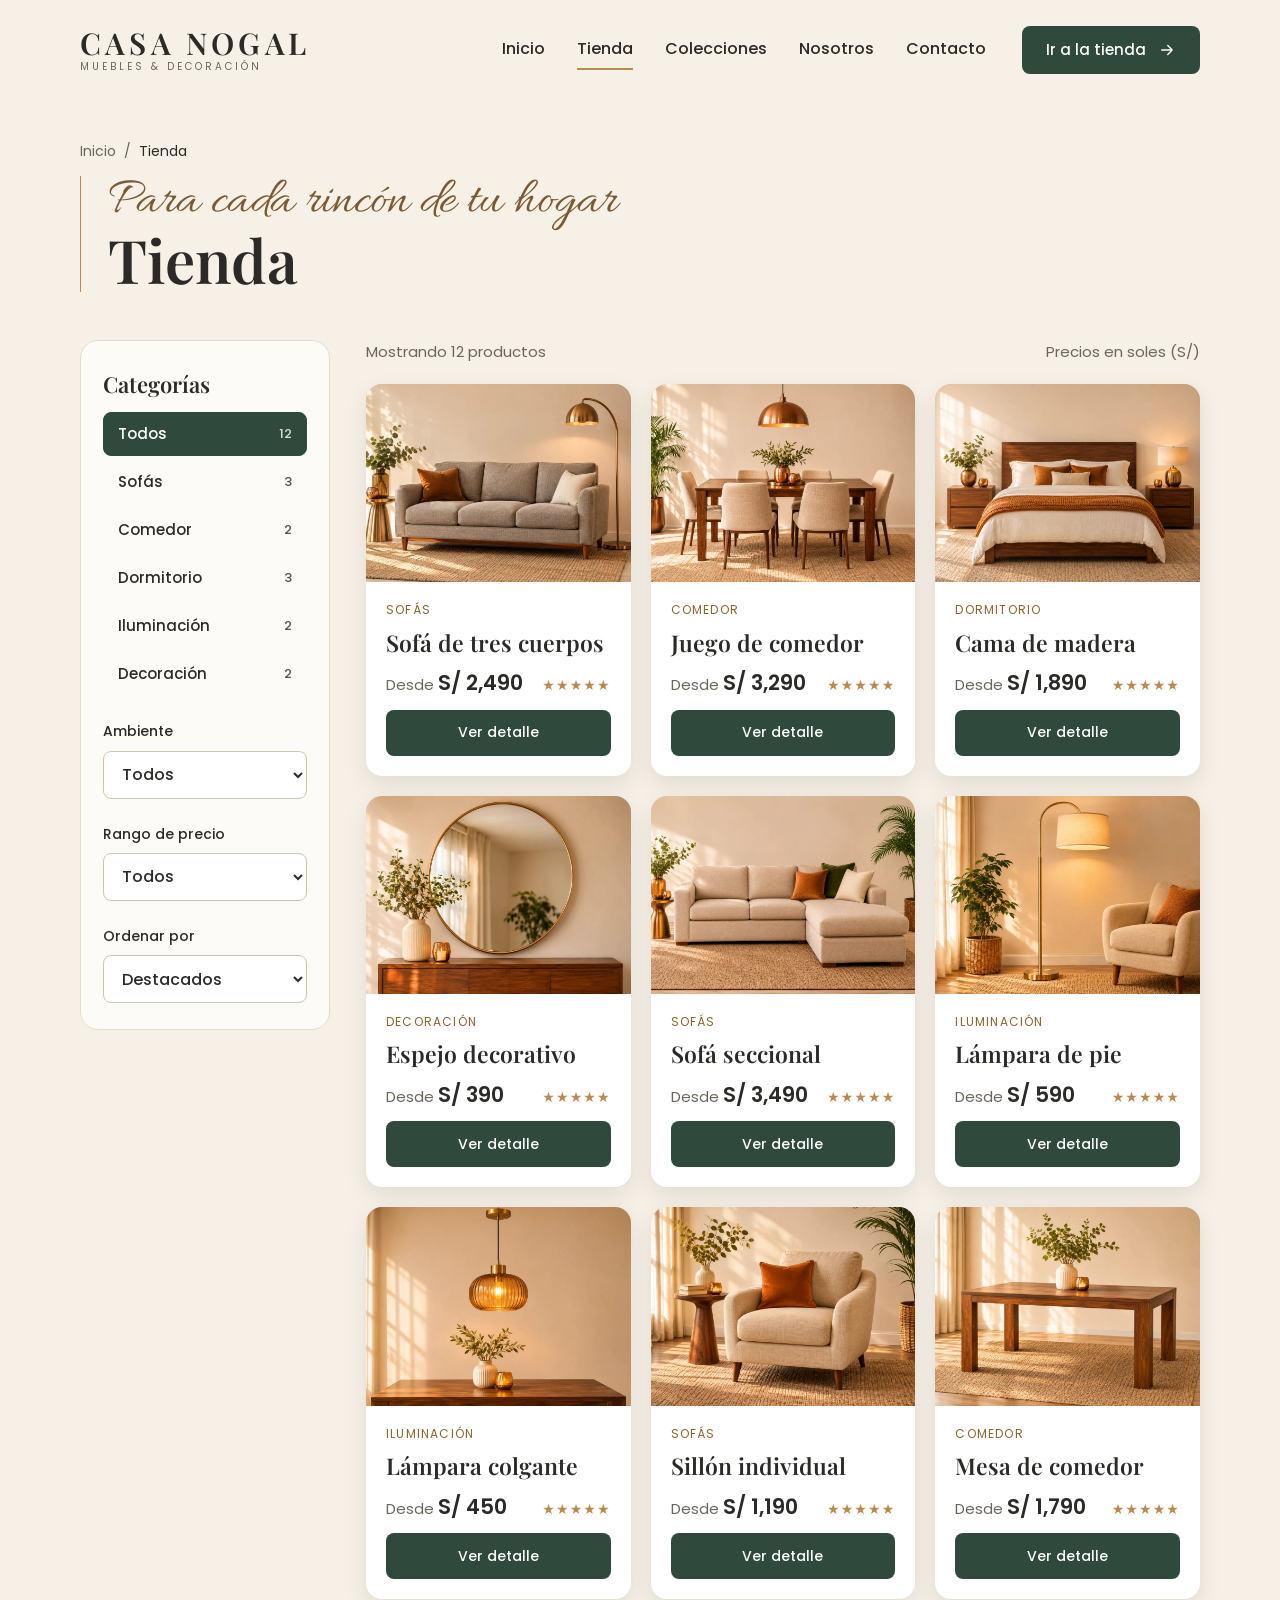
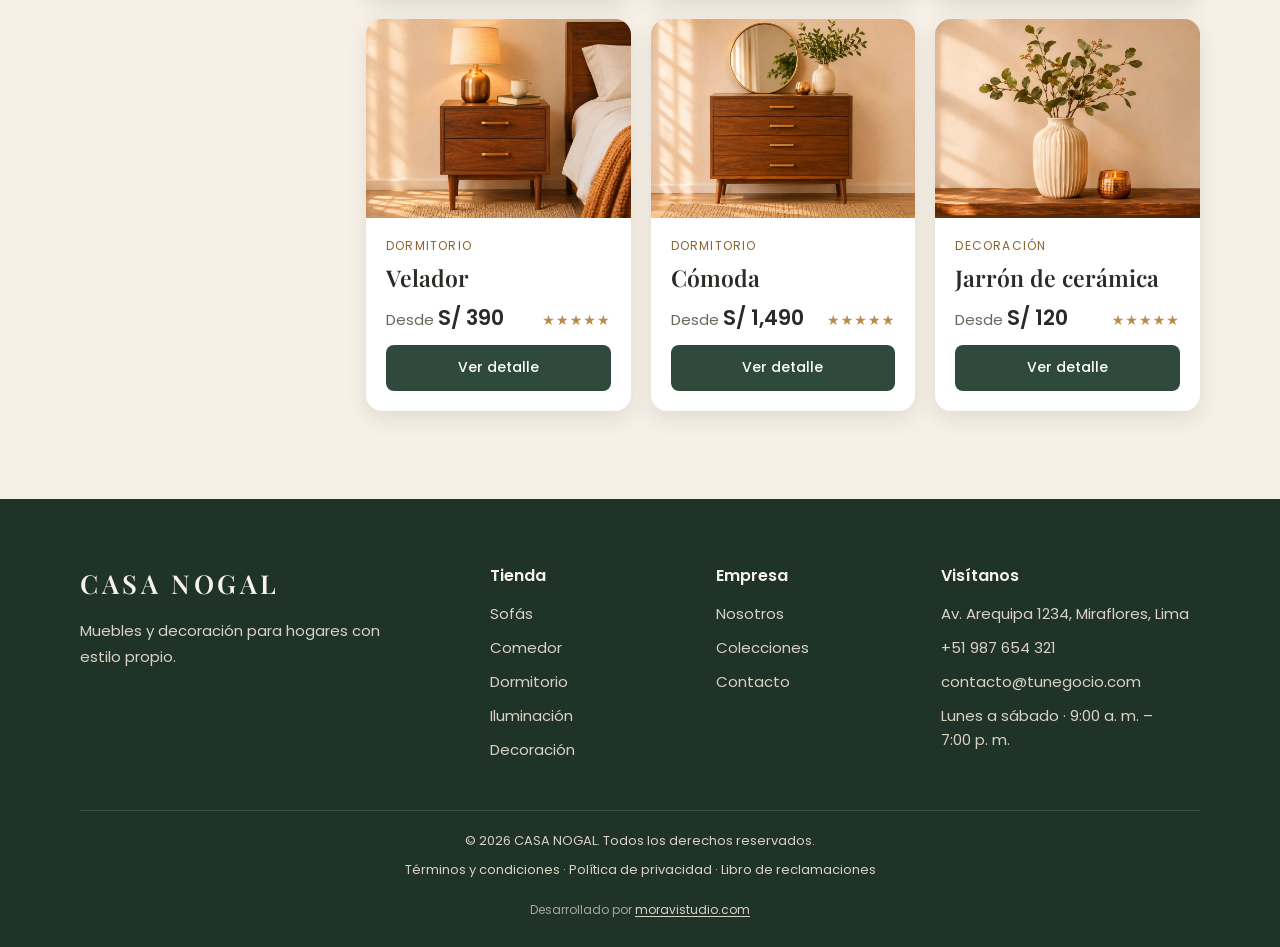
<file: tienda.html>
<!doctype html>
<html lang="es">
<head>
<meta charset="utf-8">
<meta name="viewport" content="width=device-width, initial-scale=1">
<title>Tienda de muebles y decoración | Casa Nogal</title>
<meta name="description" content="Explora sofás, comedores, camas, lámparas y decoración. Filtra por categoría, ambiente y precio, y consulta el producto que te interesa.">
<meta property="og:type" content="website">
<meta property="og:locale" content="es_PE">
<meta property="og:title" content="Tienda de muebles y decoración | Casa Nogal">
<meta property="og:description" content="Explora sofás, comedores, camas, lámparas y decoración. Filtra por categoría, ambiente y precio.">
<meta property="og:image" content="https://moravistudio.github.io/Casa-Nogal/img/og-image.jpg">
<link rel="icon" href="img/favicon.svg" type="image/svg+xml">
<link rel="preconnect" href="https://fonts.googleapis.com">
<link rel="preconnect" href="https://fonts.gstatic.com" crossorigin>
<link href="https://fonts.googleapis.com/css2?family=Allura&family=Playfair+Display:wght@500;600;700&family=Poppins:wght@400;500;600&display=swap" rel="stylesheet">
<link rel="stylesheet" href="css/styles.css">
</head>
<body data-page="tienda">
<a class="skip" href="#contenido">Saltar al contenido</a>
<div id="cabecera"><noscript><nav class="wrap" aria-label="Principal"><a href="index.html">Inicio</a> · <a href="tienda.html">Tienda</a> · <a href="colecciones.html">Colecciones</a> · <a href="nosotros.html">Nosotros</a> · <a href="contacto.html">Contacto</a></nav></noscript></div>

<main id="contenido">

  <section class="wrap cabecera-pagina" aria-labelledby="titulo-pagina">
    <p class="migas"><a href="index.html">Inicio</a> &nbsp;/&nbsp; <span aria-current="page">Tienda</span></p>
    <div class="cabecera-pagina__marco">
      <p class="script">Para cada rincón de tu hogar</p>
      <h1 id="titulo-pagina">Tienda</h1>
    </div>
  </section>

  <div class="wrap tienda">
    <aside class="filtros" aria-label="Filtros">
      <div>
        <h2 class="filtros__titulo">Categorías</h2>
        <div class="filtros__cats" id="filtro-categorias"></div>
      </div>
      <div class="filtros__selects">
        <div class="campo">
          <label for="filtro-ambiente">Ambiente</label>
          <select id="filtro-ambiente"><option value="">Todos</option></select>
        </div>
        <div class="campo">
          <label for="filtro-precio">Rango de precio</label>
          <select id="filtro-precio"><option value="">Todos</option></select>
        </div>
        <div class="campo filtros__orden">
          <label for="filtro-orden">Ordenar por</label>
          <select id="filtro-orden">
            <option value="">Destacados</option>
            <option value="menor">Menor precio</option>
            <option value="mayor">Mayor precio</option>
            <option value="novedades">Novedades</option>
          </select>
        </div>
      </div>
    </aside>

    <section aria-label="Productos" style="min-width: 0">
      <div class="tienda__resumen" aria-live="polite"><span id="resumen"></span><span>Precios en soles (S/)</span></div>
      <div class="grilla-productos" id="lista-productos"></div>
      <noscript><p>Para ver los productos activa JavaScript, o <a href="contacto.html">escríbenos</a> y te enviamos el catálogo.</p></noscript>
    </section>
  </div>

</main>

<div id="pie"></div>
<script src="js/productos.js"></script>
<script src="js/main.js"></script>
</body>
</html>
</file>
<file: css/styles.css>
/* =====================================================================
   Muebles y decoración — hoja de estilos
   Mobile primero: lo base es celular (390 px); los @media suben a tablet y escritorio.
   Para cambiar colores, tipografías, radios o espacios, edita SOLO las variables de :root.
   ===================================================================== */

:root {
  /* Paleta */
  --c-fondo: #F6F0E6;          /* crema de la página */
  --c-fondo-2: #F1E9DC;
  --c-blanco: #FFFFFF;
  --c-texto: #2B2A27;
  --c-texto-suave: #6B665D;
  --c-linea: #E4DACB;
  --c-linea-punteada: #D2C3AA;
  --c-bosque: #2F4A3D;         /* verde bosque: botones y títulos */
  --c-bosque-hover: #1F3329;
  --c-bosque-oscuro: #26392F;  /* franjas oscuras */
  --c-bosque-medio: #3A5144;
  --c-pie: #1F3329;
  --c-cobre: #B98A4E;          /* cobre dorado: detalles */
  --c-cobre-texto: #8A6430;    /* cobre legible sobre crema */
  --c-cobre-script: #7A5A33;
  --c-dorado-claro: #E2BE82;
  --c-dorado-1: #D6B073;
  --c-dorado-2: #B98A4E;
  --c-sobre-oscuro: #D9D2C4;
  --c-texto-claro: #F7F2EA;
  --c-foco: #8A6430;
  --c-error: #A23B2A;
  --c-ok: #2F4A3D;

  /* Color liso de los espacios de foto (hasta que existan las fotos) */
  --c-foto-1: #DDD2C1;
  --c-foto-2: #D3C5B0;
  --c-foto-oscura: #3A5144;
  --c-foto-etiqueta: #4F4A42;

  /* Tipografías */
  --f-titulo: 'Playfair Display', Georgia, serif;
  --f-cuerpo: 'Poppins', system-ui, -apple-system, 'Segoe UI', sans-serif;
  --f-script: 'Allura', 'Brush Script MT', cursive;

  /* Radios */
  --r-s: 8px;
  --r-m: 16px;
  --r-l: 22px;
  --r-xl: 26px;

  /* Sombras */
  --sombra-s: 0 8px 22px rgba(43, 42, 39, 0.10);
  --sombra-m: 0 10px 26px rgba(43, 42, 39, 0.12);
  --sombra-l: 0 14px 34px rgba(43, 42, 39, 0.14);

  /* Espacios */
  --ancho: 1200px;
  --gutter: 20px;
  --seccion: 56px;
}

@media (min-width: 700px) {
  :root { --gutter: 32px; --seccion: 72px; }
}
@media (min-width: 1000px) {
  :root { --gutter: 40px; --seccion: 88px; }
}

/* ---------- Base ---------- */
*, *::before, *::after { box-sizing: border-box; }
html { -webkit-text-size-adjust: 100%; scroll-behavior: smooth; }
body {
  margin: 0;
  background: var(--c-fondo);
  color: var(--c-texto);
  font-family: var(--f-cuerpo);
  font-size: 16px;
  line-height: 1.6;
}
img { max-width: 100%; height: auto; display: block; }
[hidden] { display: none !important; }
a { color: inherit; }
h1, h2, h3, p { margin: 0; }
button, input, select, textarea { font: inherit; color: inherit; }
button { cursor: pointer; }
:focus-visible { outline: 3px solid var(--c-foco); outline-offset: 3px; border-radius: 4px; }
.sr-only { position: absolute; width: 1px; height: 1px; overflow: hidden; clip: rect(0 0 0 0); white-space: nowrap; }
.skip { position: absolute; left: 8px; top: -60px; z-index: 100; background: var(--c-bosque); color: #fff; padding: 12px 18px; border-radius: var(--r-s); text-decoration: none; }
.skip:focus { top: 8px; }
.wrap { width: 100%; max-width: var(--ancho); margin: 0 auto; padding-left: var(--gutter); padding-right: var(--gutter); }

@media (prefers-reduced-motion: reduce) {
  html { scroll-behavior: auto; }
  *, *::before, *::after { transition-duration: .01ms !important; animation-duration: .01ms !important; }
}

/* ---------- Botones ---------- */
.btn {
  display: inline-flex; align-items: center; justify-content: center; gap: 12px;
  min-height: 48px; padding: 12px 24px;
  border: 0; border-radius: var(--r-s);
  font-weight: 500; font-size: 15px; line-height: 1.2; text-decoration: none; text-align: center;
  transition: background .25s, filter .25s, transform .25s;
}
.btn svg { width: 18px; height: 18px; flex: none; }
.btn--verde { background: var(--c-bosque); color: #fff; }
.btn--verde:hover { background: var(--c-bosque-hover); }
.btn--dorado { background: linear-gradient(90deg, var(--c-dorado-1), var(--c-dorado-2)); color: #1E1A12; font-weight: 600; border-radius: 10px; }
.btn--dorado:hover { filter: brightness(1.07); }
.btn--grande { min-height: 52px; padding: 14px 30px; font-size: 16px; }

/* ---------- Cabecera ---------- */
.site-header-slot { min-height: 76px; }
.site-header { position: relative; z-index: 20; }
.site-header__in { display: flex; align-items: center; justify-content: space-between; gap: 16px; padding-top: 18px; padding-bottom: 18px; }
.brand { text-decoration: none; display: flex; flex-direction: column; gap: 4px; line-height: 1; }
.brand__nombre { font-family: var(--f-titulo); font-weight: 600; font-size: 24px; letter-spacing: .14em; }
.brand__lema { font-size: 9px; letter-spacing: .3em; color: var(--c-texto-suave); }
.brand__img { display: block; height: 44px; width: auto; }
.nav-toggle {
  min-height: 44px; padding: 0 20px; background: transparent;
  border: 1px solid var(--c-linea-punteada); border-radius: var(--r-s);
  font-size: 15px; font-weight: 500;
}
.nav-toggle[aria-expanded="true"] { background: var(--c-bosque); border-color: var(--c-bosque); color: #fff; }
.site-nav {
  display: none; position: absolute; left: var(--gutter); right: var(--gutter); top: 100%;
  background: var(--c-blanco); border-radius: var(--r-m); box-shadow: var(--sombra-l);
  padding: 12px 20px 20px;
}
.site-nav.is-open { display: block; }
.site-nav__links { display: flex; flex-direction: column; }
.site-nav__links a {
  text-decoration: none; font-weight: 500; padding: 14px 0; border-bottom: 1px solid var(--c-linea); min-height: 48px;
}
.site-nav__links a[aria-current="page"] { color: var(--c-cobre-texto); }
.site-nav .btn { margin-top: 16px; width: 100%; }

@media (min-width: 960px) {
  .site-header-slot { min-height: 100px; }
  .site-header__in { padding-top: 26px; padding-bottom: 26px; gap: 32px; }
  .brand__nombre { font-size: 30px; }
  .brand__lema { font-size: 10px; }
  .brand__img { height: 54px; }
  .nav-toggle { display: none; }
  .site-nav { display: flex; position: static; background: none; box-shadow: none; padding: 0; align-items: center; gap: 36px; flex: 1; justify-content: flex-end; }
  .site-nav__links { flex-direction: row; gap: 8px 32px; }
  .site-nav__links a { border-bottom: 2px solid transparent; padding: 6px 0; min-height: 0; transition: color .25s; }
  .site-nav__links a:hover { color: var(--c-cobre-texto); }
  .site-nav__links a[aria-current="page"] { border-bottom-color: var(--c-cobre); color: var(--c-texto); }
  .site-nav .btn { margin-top: 0; width: auto; white-space: nowrap; }
  .site-nav__links a { white-space: nowrap; }
}
@media (min-width: 960px) and (max-width: 1199px) {
  .site-nav { gap: 20px; }
  .site-nav__links { gap: 8px 20px; }
  .brand__nombre { font-size: 26px; }
}

/* ---------- Encabezados de sección ---------- */
.titulo-seccion { text-align: center; display: flex; flex-direction: column; align-items: center; gap: 6px; }
.titulo-seccion__fila { display: flex; align-items: center; gap: 16px; }
.titulo-seccion__fila::before, .titulo-seccion__fila::after { content: ""; width: 32px; height: 1px; background: var(--c-cobre); flex: none; }
.titulo-seccion h2 { font-family: var(--f-titulo); font-weight: 600; font-size: 30px; line-height: 1.15; }
.titulo-seccion p { font-size: 17px; font-weight: 500; }
@media (min-width: 700px) {
  .titulo-seccion__fila { gap: 22px; }
  .titulo-seccion__fila::before, .titulo-seccion__fila::after { width: 56px; }
  .titulo-seccion h2 { font-size: 40px; }
  .titulo-seccion p { font-size: 20px; }
}

.kicker { font-size: 13px; letter-spacing: .22em; color: var(--c-cobre-texto); text-transform: uppercase; }

/* Cabecera de página interior (migas + script + título) */
.cabecera-pagina { padding-top: 16px; padding-bottom: 36px; }
.migas { font-size: 14px; color: var(--c-texto-suave); margin-bottom: 14px; }
.migas a { text-decoration: none; }
.migas a:hover { text-decoration: underline; }
.migas span[aria-current] { color: var(--c-texto); }
.cabecera-pagina__marco { position: relative; padding-left: 22px; max-width: 820px; }
.cabecera-pagina__marco::before { content: ""; position: absolute; left: 0; top: 0; bottom: 0; width: 1px; background: var(--c-cobre); }
.script { font-family: var(--f-script); font-size: 40px; line-height: 1; color: var(--c-cobre-script); }
.cabecera-pagina h1 { font-family: var(--f-titulo); font-weight: 600; font-size: clamp(34px, 8vw, 60px); line-height: 1.06; }
.cabecera-pagina__texto { margin-top: 14px; font-size: 17px; line-height: 1.65; color: var(--c-texto-suave); }
@media (min-width: 700px) {
  .cabecera-pagina { padding-top: 40px; padding-bottom: 48px; }
  .cabecera-pagina__marco { padding-left: 28px; }
  .script { font-size: 52px; }
}

/* ---------- Espacios de foto ---------- */
.ph { position: relative; overflow: hidden; background: var(--c-foto-1); }
.ph--2 { background: var(--c-foto-2); }
.ph--oscura { background: var(--c-foto-oscura); --c-foto-etiqueta: var(--c-sobre-oscuro); }
.ph > img { position: absolute; inset: 0; width: 100%; height: 100%; object-fit: cover; color: transparent; font-size: 0; }
.ph.is-empty::before {
  content: attr(data-label);
  position: absolute; left: 16px; top: 14px; right: 16px; z-index: 1;
  font-size: 11px; letter-spacing: .14em; line-height: 1.5; color: var(--c-foto-etiqueta); text-transform: uppercase;
}

/* ---------- Inicio: portada ---------- */
.portada { position: relative; }
.portada__foto { aspect-ratio: 4 / 3; }
.portada__foto > img { object-position: 90% 50%; }
.portada__texto { padding-top: 28px; padding-bottom: 12px; }
.portada__marco { padding: 6px 0; max-width: 780px; }
.portada h1 { font-family: var(--f-titulo); font-weight: 600; font-size: clamp(36px, 9vw, 72px); line-height: 1.06; letter-spacing: -.01em; margin-top: -2px; }
.portada .script { font-size: clamp(44px, 11vw, 76px); margin-bottom: -4px; }
.portada__sub { margin-top: 16px; font-size: 18px; font-weight: 500; max-width: 520px; }

@media (min-width: 1100px) {
  /* La foto (21:9) ocupa TODO el ancho. La altura sigue su proporción, así la pared lisa de la izquierda queda para el texto y la sala a la derecha. */
  .portada { height: clamp(440px, 42.9vw, 660px); display: flex; align-items: flex-start; overflow: hidden; }
  .portada__foto {
    position: absolute; inset: 0; aspect-ratio: auto;
    /* Solo el borde de abajo se difumina hacia el crema, para que no se vea ningún corte y la barra pueda apoyarse ahí. */
    -webkit-mask-image: linear-gradient(180deg, #000 0%, #000 80%, transparent 100%); mask-image: linear-gradient(180deg, #000 0%, #000 80%, transparent 100%);
  }
  .portada__foto > img { object-position: 50% 50%; }
  .portada__foto.is-empty::before { left: auto; right: 40px; top: auto; bottom: 76px; }
  .portada__texto { position: relative; z-index: 2; padding-top: clamp(40px, 5.4vw, 96px); }
  .portada__marco { max-width: min(52vw, 680px); }
  .portada h1 { font-size: clamp(48px, 4.9vw, 64px); }
  .portada .script { font-size: clamp(52px, 5vw, 72px); }
  .portada__sub { font-size: 18px; max-width: min(37vw, 480px); text-wrap: balance; }
}

/* Barra de búsqueda: tres casillas iguales, cada una con su borde redondeado, separadas entre sí y del botón */
.buscador { position: relative; z-index: 2; margin-top: 24px; }
.buscador__form {
  background: var(--c-blanco); border-radius: 18px; box-shadow: var(--sombra-l); padding: 12px;
  display: grid; gap: 10px;
}
.buscador label {
  position: relative; display: block; background: var(--c-blanco);
  border: 1px solid var(--c-linea-punteada); border-radius: 12px;
}
/* Flecha propia, con margen a la derecha */
.buscador label::after {
  content: ""; position: absolute; right: 18px; top: 50%; width: 12px; height: 12px; margin-top: -6px; pointer-events: none;
  background: url("data:image/svg+xml,%3Csvg xmlns='http://www.w3.org/2000/svg' viewBox='0 0 24 24' fill='none' stroke='%232B2A27' stroke-width='2.6' stroke-linecap='round' stroke-linejoin='round'%3E%3Cpath d='M5 9l7 7 7-7'/%3E%3C/svg%3E") center / contain no-repeat;
}
.buscador select {
  -webkit-appearance: none; appearance: none; outline: none;
  width: 100%; border: 0; border-radius: 12px; background: transparent; min-height: 54px; padding: 12px 44px 12px 18px; font-size: 16px; color: var(--c-texto); cursor: pointer;
}
/* Al elegir una casilla solo cambia SU borde: los separadores de 10 px evitan que toque a la vecina. */
.buscador label:focus-within { border-color: var(--c-bosque); }
.buscador .btn { min-height: 56px; font-size: 18px; border-radius: 12px; }
@media (min-width: 900px) {
  .buscador__form { grid-template-columns: 1fr 1fr 1fr auto; }
  .buscador select { padding: 14px 48px 14px 22px; min-height: 58px; }
  .buscador label::after { right: 22px; }
  /* Espacio extra entre la última casilla y el botón */
  .buscador .btn { margin-left: 22px; min-width: 210px; }
}

/* Con la portada de foto ancha, la barra se apoya sobre el borde difuminado de abajo (va después de la regla base para que gane). */
@media (min-width: 1100px) {
  .buscador { margin-top: -64px; }
}

/* Tarjetas de categoría */
.tarjetas-cat { display: grid; gap: 20px; margin-top: 40px; }
.tarjeta-cat {
  position: relative; display: block; height: 260px; border-radius: var(--r-l); overflow: hidden; text-decoration: none;
  box-shadow: var(--sombra-m); transition: transform .4s cubic-bezier(.2, .7, .2, 1), box-shadow .4s;
}
.tarjeta-cat:hover { transform: translateY(-6px); box-shadow: 0 22px 40px rgba(43, 42, 39, 0.16); }
.tarjeta-cat__foto { position: absolute; inset: 0; }
.tarjeta-cat .ph.is-empty::before { top: auto; bottom: 24px; left: 24px; right: 84px; }
.tarjeta-cat__texto { position: absolute; left: 24px; top: 22px; z-index: 2; display: flex; flex-direction: column; gap: 10px; }
.tarjeta-cat__titulo { font-family: var(--f-titulo); font-weight: 600; font-size: 30px; line-height: 1.1; }
.tarjeta-cat__sub { font-size: 16px; border-bottom: 1px solid var(--c-cobre); padding-bottom: 8px; align-self: flex-start; }
.tarjeta-cat--oscura { color: var(--c-texto-claro); }
.tarjeta-cat--oscura .tarjeta-cat__sub { border-bottom-color: var(--c-dorado-claro); }
.flecha-circulo {
  position: absolute; right: 20px; bottom: 20px; z-index: 2; width: 48px; height: 48px; border-radius: 50%;
  display: flex; align-items: center; justify-content: center; background: var(--c-bosque); color: #fff;
}
.flecha-circulo svg { width: 20px; height: 20px; }
.flecha-circulo--dorado { background: linear-gradient(135deg, var(--c-dorado-1), var(--c-dorado-2)); color: #1E1A12; }
@media (min-width: 900px) {
  .tarjetas-cat { grid-template-columns: repeat(3, 1fr); gap: 24px; margin-top: 52px; }
  .tarjeta-cat { height: 300px; }
  .tarjeta-cat__titulo { font-size: 34px; }
}

/* Franjas de beneficios y de características (sin iconos: solo texto) */
.franja { margin-top: 32px; border: 1px dashed var(--c-linea-punteada); border-radius: var(--r-l); background: rgba(255, 255, 255, 0.55); padding: 14px 6px; display: grid; grid-template-columns: 1fr 1fr; }
.franja__item { padding: 14px 16px; display: flex; flex-direction: column; gap: 2px; }
.franja__item:nth-child(even) { border-left: 1px dotted #C9BAA0; }
.franja__item:nth-child(n + 3) { border-top: 1px dotted #C9BAA0; }
.franja__t { font-size: 16px; font-weight: 600; line-height: 1.3; }
.franja__s { font-size: 14px; color: var(--c-texto-suave); line-height: 1.5; }
.franja--lisa { border: 0; background: rgba(255, 255, 255, 0.7); box-shadow: 0 6px 18px rgba(43, 42, 39, 0.08); margin-top: 28px; }
.franja--lisa .franja__item { text-align: center; justify-content: center; font-size: 15px; font-weight: 500; }
@media (min-width: 900px) {
  .franja { grid-template-columns: repeat(4, 1fr); padding: 26px 8px; }
  .franja__item { padding: 6px 28px; }
  .franja__item:nth-child(n) { border-top: 0; border-left: 1px dotted #C9BAA0; }
  .franja__item:first-child { border-left: 0; }
  .franja__t { font-size: 17px; }
  .franja__s { font-size: 15px; }
  .franja--lisa { padding: 22px 8px; }
  .franja--lisa .franja__item { padding: 6px 20px; font-size: 17px; }
}

/* ---------- Productos ---------- */
.seccion { margin-top: var(--seccion); }
.destacados__cabecera { display: flex; flex-direction: column; gap: 20px; align-items: center; margin-bottom: 28px; }
.destacados__cabecera .btn { align-self: stretch; }
@media (min-width: 900px) {
  .destacados__cabecera { display: grid; grid-template-columns: 1fr auto 1fr; gap: 16px; margin-bottom: 32px; }
  .destacados__cabecera .btn { grid-column: 3; justify-self: end; align-self: center; }
  .destacados__cabecera .titulo-seccion { grid-column: 2; grid-row: 1; }
}
.grilla-productos { display: grid; gap: 20px; grid-template-columns: repeat(auto-fill, minmax(min(100%, 235px), 1fr)); }
.producto {
  background: var(--c-blanco); border-radius: var(--r-m); overflow: hidden; box-shadow: var(--sombra-s);
  display: flex; flex-direction: column; transition: transform .4s cubic-bezier(.2, .7, .2, 1), box-shadow .4s;
}
.producto:hover { transform: translateY(-6px); box-shadow: 0 22px 40px rgba(43, 42, 39, 0.16); }
.producto__foto { aspect-ratio: 4 / 3; }
.producto__cuerpo { padding: 18px 20px 20px; display: flex; flex-direction: column; gap: 10px; flex: 1; }
.producto__cat { font-size: 12px; letter-spacing: .1em; color: var(--c-cobre-texto); text-transform: uppercase; }
.producto__nombre { font-family: var(--f-titulo); font-weight: 600; font-size: 23px; line-height: 1.15; }
.producto__fila { display: flex; justify-content: space-between; align-items: baseline; gap: 8px; }
.producto__precio { font-size: 15px; color: var(--c-texto-suave); }
.producto__precio strong { font-size: 21px; font-weight: 600; color: var(--c-texto); }
.estrellas { font-size: 14px; letter-spacing: .08em; color: var(--c-cobre); white-space: nowrap; }
.producto .btn { margin-top: auto; font-size: 14px; min-height: 46px; }

/* Franja de suscripción */
.suscripcion {
  background: var(--c-bosque-oscuro); color: var(--c-texto-claro); border-radius: var(--r-xl);
  padding: 36px 22px; display: grid; gap: 24px; align-items: center; justify-items: center; text-align: center;
}
.suscripcion__foto { display: none; border-radius: 14px; }
.suscripcion h2 { font-family: var(--f-titulo); font-weight: 600; font-size: 30px; line-height: 1.15; }
.suscripcion h2 em { font-style: normal; color: var(--c-dorado-claro); }
.suscripcion p { font-size: 17px; margin-top: 10px; }
.suscripcion__form { display: grid; gap: 10px; width: 100%; max-width: 520px; margin-top: 18px; text-align: left; }
.suscripcion__campo { font-size: 14px; color: var(--c-sobre-oscuro); }
.suscripcion input[type="email"] {
  min-height: 52px; background: #1F3028; border: 1px solid #5C7568; border-radius: var(--r-s);
  color: var(--c-texto-claro); padding: 0 18px; font-size: 16px; width: 100%;
}
.suscripcion input::placeholder { color: #A9B7AE; }
.suscripcion .btn { min-height: 52px; font-size: 17px; }
@media (min-width: 900px) {
  .suscripcion { grid-template-columns: 200px 1fr 200px; padding: 40px 36px; gap: 36px; }
  .suscripcion__foto { display: block; height: 190px; width: 100%; }
  .suscripcion h2 { font-size: 36px; }
  .suscripcion__form { grid-template-columns: 1fr auto; gap: 0; align-items: end; }
  .suscripcion__campo { grid-column: 1 / -1; }
  .suscripcion input[type="email"] { border-radius: var(--r-s) 0 0 var(--r-s); }
  .suscripcion .btn { border-radius: 0 var(--r-s) var(--r-s) 0; padding: 0 32px; }
  .suscripcion__estado { grid-column: 1 / -1; }
}

/* ---------- Pie de página ---------- */
.site-footer-slot { margin-top: var(--seccion); }
.pie { background: var(--c-pie); color: var(--c-sobre-oscuro); padding: 48px 0 24px; }
.pie__grid { display: grid; gap: 32px; }
.pie__marca { font-family: var(--f-titulo); font-weight: 600; font-size: 26px; letter-spacing: .14em; color: var(--c-texto-claro); }
.pie__marca img { height: 48px; width: auto; }
.pie__texto { font-size: 15px; line-height: 1.7; max-width: 320px; margin-top: 14px; }
.pie__col { display: flex; flex-direction: column; gap: 10px; font-size: 15px; }
.pie__col h3 { font-family: var(--f-cuerpo); font-size: 16px; font-weight: 600; color: var(--c-texto-claro); margin-bottom: 4px; }
.pie a { text-decoration: none; transition: color .25s; }
.pie a:hover { color: var(--c-dorado-claro); }
.pie__legal { margin-top: 40px; padding-top: 20px; border-top: 1px solid var(--c-bosque-medio); display: flex; flex-direction: column; align-items: center; text-align: center; gap: 8px; font-size: 13px; }
@media (min-width: 700px) {
  .pie__grid { grid-template-columns: 1fr 1fr; }
}
@media (min-width: 1000px) {
  .pie { padding: 64px 0 28px; }
  .pie__grid { grid-template-columns: 2fr 1fr 1fr 1.4fr; gap: 40px; }
  .pie__legal { margin-top: 48px; }
}

/* ---------- Tienda ---------- */
.tienda { display: grid; gap: 24px; align-items: start; }
.filtros { background: rgba(255, 255, 255, 0.7); border: 1px solid var(--c-linea); border-radius: 18px; padding: 22px 20px; display: grid; gap: 22px; }
.filtros__titulo { font-family: var(--f-titulo); font-weight: 600; font-size: 22px; margin-bottom: 10px; }
.filtros__cats { display: flex; flex-wrap: wrap; gap: 8px; }
.filtro-cat {
  display: inline-flex; justify-content: space-between; align-items: center; gap: 10px; min-height: 44px; padding: 0 14px;
  background: transparent; color: var(--c-texto); border: 1px solid var(--c-linea-punteada); border-radius: var(--r-s);
  font-size: 15px; font-weight: 500; text-align: left; transition: background .2s, color .2s;
}
.filtro-cat span:last-child { font-size: 13px; opacity: .8; }
.filtro-cat:hover { background: rgba(47, 74, 61, 0.08); }
.filtro-cat[aria-pressed="true"] { background: var(--c-bosque); border-color: var(--c-bosque); color: #fff; }
.campo { display: grid; gap: 8px; font-size: 14px; font-weight: 500; }
.campo select, .campo input, .campo textarea {
  min-height: 48px; width: 100%; border: 1px solid var(--c-linea-punteada); border-radius: var(--r-s); background: var(--c-blanco);
  padding: 0 14px; font-size: 16px; color: var(--c-texto);
}
.campo textarea { padding: 14px 16px; min-height: 120px; resize: vertical; }
.campo input[aria-invalid="true"], .campo textarea[aria-invalid="true"] { border-color: var(--c-error); }
.campo__error { color: var(--c-error); font-size: 13px; font-weight: 400; min-height: 0; }
.campo__error:empty { display: none; }
.filtros__selects { display: grid; grid-template-columns: 1fr 1fr; gap: 16px; }
.filtros__orden { grid-column: 1 / -1; }
.tienda__resumen { display: flex; justify-content: space-between; flex-wrap: wrap; gap: 6px 16px; align-items: baseline; font-size: 15px; color: var(--c-texto-suave); margin-bottom: 20px; }
.tienda__vacio { padding: 40px 24px; text-align: center; background: var(--c-blanco); border-radius: var(--r-m); box-shadow: var(--sombra-s); }
.tienda__vacio h2 { font-family: var(--f-titulo); font-size: 26px; margin-bottom: 8px; }
.tienda__vacio .btn { margin-top: 18px; }
@media (min-width: 900px) {
  .tienda { grid-template-columns: 250px minmax(0, 1fr); gap: 36px; }
  .filtros { padding: 26px 22px; gap: 24px; position: sticky; top: 16px; }
  .filtros__selects { grid-template-columns: 1fr; gap: 24px; }
  .filtros__cats { flex-direction: column; flex-wrap: nowrap; gap: 4px; }
  .filtro-cat { border-color: transparent; width: 100%; }
}

/* ---------- Colecciones ---------- */
.colecciones { display: grid; gap: 48px; }
.coleccion { display: grid; gap: 22px; align-items: center; }
.coleccion__foto { aspect-ratio: 4 / 3; border-radius: var(--r-l); box-shadow: var(--sombra-m); }
.coleccion__cuerpo { display: flex; flex-direction: column; gap: 16px; align-items: flex-start; }
.coleccion__cuerpo h2 { font-family: var(--f-titulo); font-weight: 600; font-size: 34px; line-height: 1.1; }
.coleccion__cuerpo p { font-size: 17px; line-height: 1.7; color: var(--c-texto-suave); max-width: 440px; }
.coleccion__cuerpo .btn { margin-top: 6px; }
@media (min-width: 900px) {
  .colecciones { gap: 56px; }
  .coleccion { grid-template-columns: 1.15fr 1fr; gap: 48px; }
  .coleccion:nth-child(even) .coleccion__foto { order: 2; }
  .coleccion__cuerpo h2 { font-size: 44px; }
}

/* Bloque oscuro de llamada a la acción */
.bloque-oscuro { background: var(--c-bosque-oscuro); color: var(--c-texto-claro); border-radius: var(--r-xl); padding: 40px 22px; text-align: center; display: flex; flex-direction: column; gap: 14px; align-items: center; }
.bloque-oscuro h2 { font-family: var(--f-titulo); font-weight: 600; font-size: 30px; line-height: 1.15; }
.bloque-oscuro h2 em { font-style: normal; color: var(--c-dorado-claro); }
.bloque-oscuro p { font-size: 17px; max-width: 540px; line-height: 1.6; }
.bloque-oscuro .btn { margin-top: 10px; }
@media (min-width: 700px) {
  .bloque-oscuro { padding: 56px 40px; }
  .bloque-oscuro h2 { font-size: 40px; }
  .bloque-oscuro p { font-size: 18px; }
}

/* ---------- Nosotros ---------- */
.nosotros-intro { display: grid; gap: 28px; align-items: center; }
.nosotros-intro__foto { aspect-ratio: 4 / 5; border-radius: var(--r-l); box-shadow: var(--sombra-m); max-height: 560px; }
.nosotros-intro__texto { display: flex; flex-direction: column; gap: 18px; }
.nosotros-intro__texto h2 { font-family: var(--f-titulo); font-weight: 600; font-size: 30px; line-height: 1.15; }
.nosotros-intro__texto p { font-size: 17px; line-height: 1.75; color: var(--c-texto-suave); }
@media (min-width: 900px) {
  .nosotros-intro { grid-template-columns: 1.1fr 1fr; gap: 48px; }
  .nosotros-intro__texto h2 { font-size: 36px; }
}
.valores { margin-top: 32px; border: 1px dashed var(--c-linea-punteada); border-radius: var(--r-l); background: rgba(255, 255, 255, 0.55); padding: 12px 8px; display: grid; }
.valor { padding: 20px; display: flex; flex-direction: column; gap: 8px; }
.valor + .valor { border-top: 1px dotted #C9BAA0; }
.valor__t { font-family: var(--f-titulo); font-weight: 600; font-size: 24px; line-height: 1.15; }
.valor__s { font-size: 15px; line-height: 1.6; color: var(--c-texto-suave); }
@media (min-width: 700px) { .valores { grid-template-columns: 1fr 1fr; } .valor + .valor { border-top: 0; } .valor:nth-child(even) { border-left: 1px dotted #C9BAA0; } .valor:nth-child(n + 3) { border-top: 1px dotted #C9BAA0; } }
@media (min-width: 1000px) { .valores { grid-template-columns: repeat(4, 1fr); padding: 28px 8px; } .valor { padding: 8px 28px; } .valor:nth-child(n) { border-top: 0; border-left: 1px dotted #C9BAA0; } .valor:first-child { border-left: 0; } }
.pasos { background: var(--c-bosque-oscuro); color: var(--c-texto-claro); border-radius: var(--r-xl); padding: 40px 22px; display: grid; gap: 32px; }
.pasos h2 { font-family: var(--f-titulo); font-weight: 600; font-size: 30px; line-height: 1.15; text-align: center; }
.pasos h2 em { font-style: normal; color: var(--c-dorado-claro); }
.pasos__lista { display: grid; gap: 28px; }
.paso { border-top: 1px solid var(--c-dorado-1); padding-top: 20px; display: flex; flex-direction: column; gap: 10px; }
.paso__n { font-family: var(--f-titulo); font-size: 42px; line-height: 1; color: var(--c-dorado-claro); }
.paso__t { font-family: var(--f-titulo); font-weight: 600; font-size: 25px; }
.paso__d { font-size: 16px; line-height: 1.65; color: var(--c-sobre-oscuro); }
@media (min-width: 900px) { .pasos { padding: 56px 40px; gap: 40px; } .pasos h2 { font-size: 40px; } .pasos__lista { grid-template-columns: repeat(3, 1fr); } }
.equipo { display: grid; gap: 28px; margin-top: 32px; }
.miembro { display: flex; flex-direction: column; gap: 14px; }
.miembro__foto { aspect-ratio: 4 / 5; border-radius: 18px; }
.miembro__nombre { font-family: var(--f-titulo); font-weight: 600; font-size: 23px; }
.miembro__cargo { font-size: 15px; color: var(--c-texto-suave); }
@media (min-width: 700px) { .equipo { grid-template-columns: repeat(3, 1fr); gap: 24px; } }

/* ---------- Contacto ---------- */
.contacto { display: grid; gap: 28px; align-items: start; }
.datos { border: 1px dashed var(--c-linea-punteada); border-radius: var(--r-l); background: rgba(255, 255, 255, 0.55); padding: 6px 24px; }
.datos__bloque { padding: 20px 0; display: flex; flex-direction: column; gap: 6px; }
.datos__bloque + .datos__bloque { border-top: 1px dotted #C9BAA0; }
.datos__t { font-size: 13px; letter-spacing: .2em; color: var(--c-cobre-texto); text-transform: uppercase; }
.datos__v { font-size: 17px; line-height: 1.6; }
.formulario { background: var(--c-blanco); border-radius: var(--r-l); box-shadow: var(--sombra-s); padding: 26px 20px; display: grid; gap: 20px; }
.formulario h2 { font-family: var(--f-titulo); font-weight: 600; font-size: 28px; line-height: 1.15; }
.formulario__dos { display: grid; gap: 20px; }
.formulario .btn { justify-self: start; min-height: 52px; padding: 0 34px; font-size: 17px; }
.estado { font-size: 15px; line-height: 1.5; padding: 0; }
.estado:empty { display: none; }
.estado--ok { color: var(--c-ok); background: rgba(47, 74, 61, 0.09); border-radius: var(--r-s); padding: 12px 16px; }
.estado--error { color: var(--c-error); background: rgba(162, 59, 42, 0.08); border-radius: var(--r-s); padding: 12px 16px; }
.suscripcion .estado--ok { color: var(--c-texto-claro); background: rgba(255, 255, 255, 0.12); }
.suscripcion .estado--error { color: #F4B9AC; background: rgba(255, 255, 255, 0.08); }
.suscripcion .campo__error { color: #F4B9AC; }
.mapa { position: relative; overflow: hidden; background: var(--c-foto-1); aspect-ratio: 16 / 10; border-radius: var(--r-l); box-shadow: var(--sombra-s); }
.mapa iframe { position: absolute; inset: 0; width: 100%; height: 100%; border: 0; }
@media (min-width: 700px) { .formulario { padding: 36px; } .formulario__dos { grid-template-columns: 1fr 1fr; } .formulario h2 { font-size: 32px; } .mapa { aspect-ratio: auto; height: 340px; } }
@media (min-width: 900px) { .contacto { grid-template-columns: 1fr 1.4fr; gap: 40px; } }

@media print {
  .site-header-slot, .nav-toggle, .buscador, .suscripcion { display: none !important; }
}

/* Firma de Moravi Studio (igual que en los demás demos) */
.firma-moravi { margin: 20px 0 0; text-align: center; font-size: 12px; line-height: 1.5; color: rgba(217, 210, 196, 0.72); }
.firma-moravi a { color: var(--c-sobre-oscuro); text-decoration: underline; text-underline-offset: 2px; }
.firma-moravi a:hover { color: var(--c-dorado-claro); }

.portada .script { color: #5F4426; }

/* ---------- Ficha del producto (ventana en el centro de la página) ---------- */
.producto__foto, .producto__nombre { cursor: pointer; }
html.ficha-abierta { overflow: hidden; }
.ficha {
  border: 0; padding: 0; border-radius: var(--r-l); overflow: auto; position: fixed;
  width: min(720px, calc(100% - 32px)); max-height: min(92vh, 780px);
  background: var(--c-blanco); color: var(--c-texto); box-shadow: 0 30px 80px rgba(0, 0, 0, 0.35);
}
.ficha::backdrop { background: rgba(31, 51, 41, 0.6); }
.ficha__cerrar {
  position: sticky; top: 12px; display: block; width: max-content; margin: 12px 12px 0 auto; z-index: 3; min-height: 42px; padding: 0 18px;
  border: 1px solid var(--c-linea-punteada); border-radius: 999px; background: rgba(255, 255, 255, 0.96); font-weight: 500; font-size: 14px;
}
.ficha__contenido { margin-top: -54px; }
.ficha__grid { display: grid; }
.ficha__foto { aspect-ratio: 4 / 3; }
.ficha__info { padding: 24px 22px 28px; display: flex; flex-direction: column; gap: 14px; }
.ficha__titulo { font-family: var(--f-titulo); font-weight: 600; font-size: 30px; line-height: 1.1; }
.ficha__desc { color: var(--c-texto-suave); line-height: 1.65; }
.ficha__datos { margin: 0; display: grid; gap: 16px; }
.ficha__datos dt { font-size: 12px; letter-spacing: .16em; text-transform: uppercase; color: var(--c-cobre-texto); margin-bottom: 4px; }
.ficha__datos dd { margin: 0; line-height: 1.55; }
.ficha__datos ul { margin: 0; padding-left: 18px; }
.ficha__acciones { margin-top: 6px; }
@media (min-width: 1200px) {
  .ficha { width: min(1240px, calc(100% - 32px)); }
  /* Foto ENTERA a la izquierda (proporción 4:3, llena toda la altura sin huecos) y columna blanca de 440 px a la derecha. */
  .ficha__grid { grid-template-columns: minmax(0, 1fr) 440px; }
  .ficha__foto { width: 100%; min-width: 0; aspect-ratio: 4 / 3; align-self: stretch; border-radius: var(--r-l) 0 0 var(--r-l); }
  .ficha__info { padding: 30px 30px 24px; gap: 8px; font-size: 15px; }
  .ficha__titulo { font-size: 30px; }
  .ficha__datos { gap: 10px; }
  .ficha__desc { line-height: 1.5; }
  .ficha__datos dd { line-height: 1.45; }
  .ficha__acciones { margin-top: 4px; }
}
</file>
